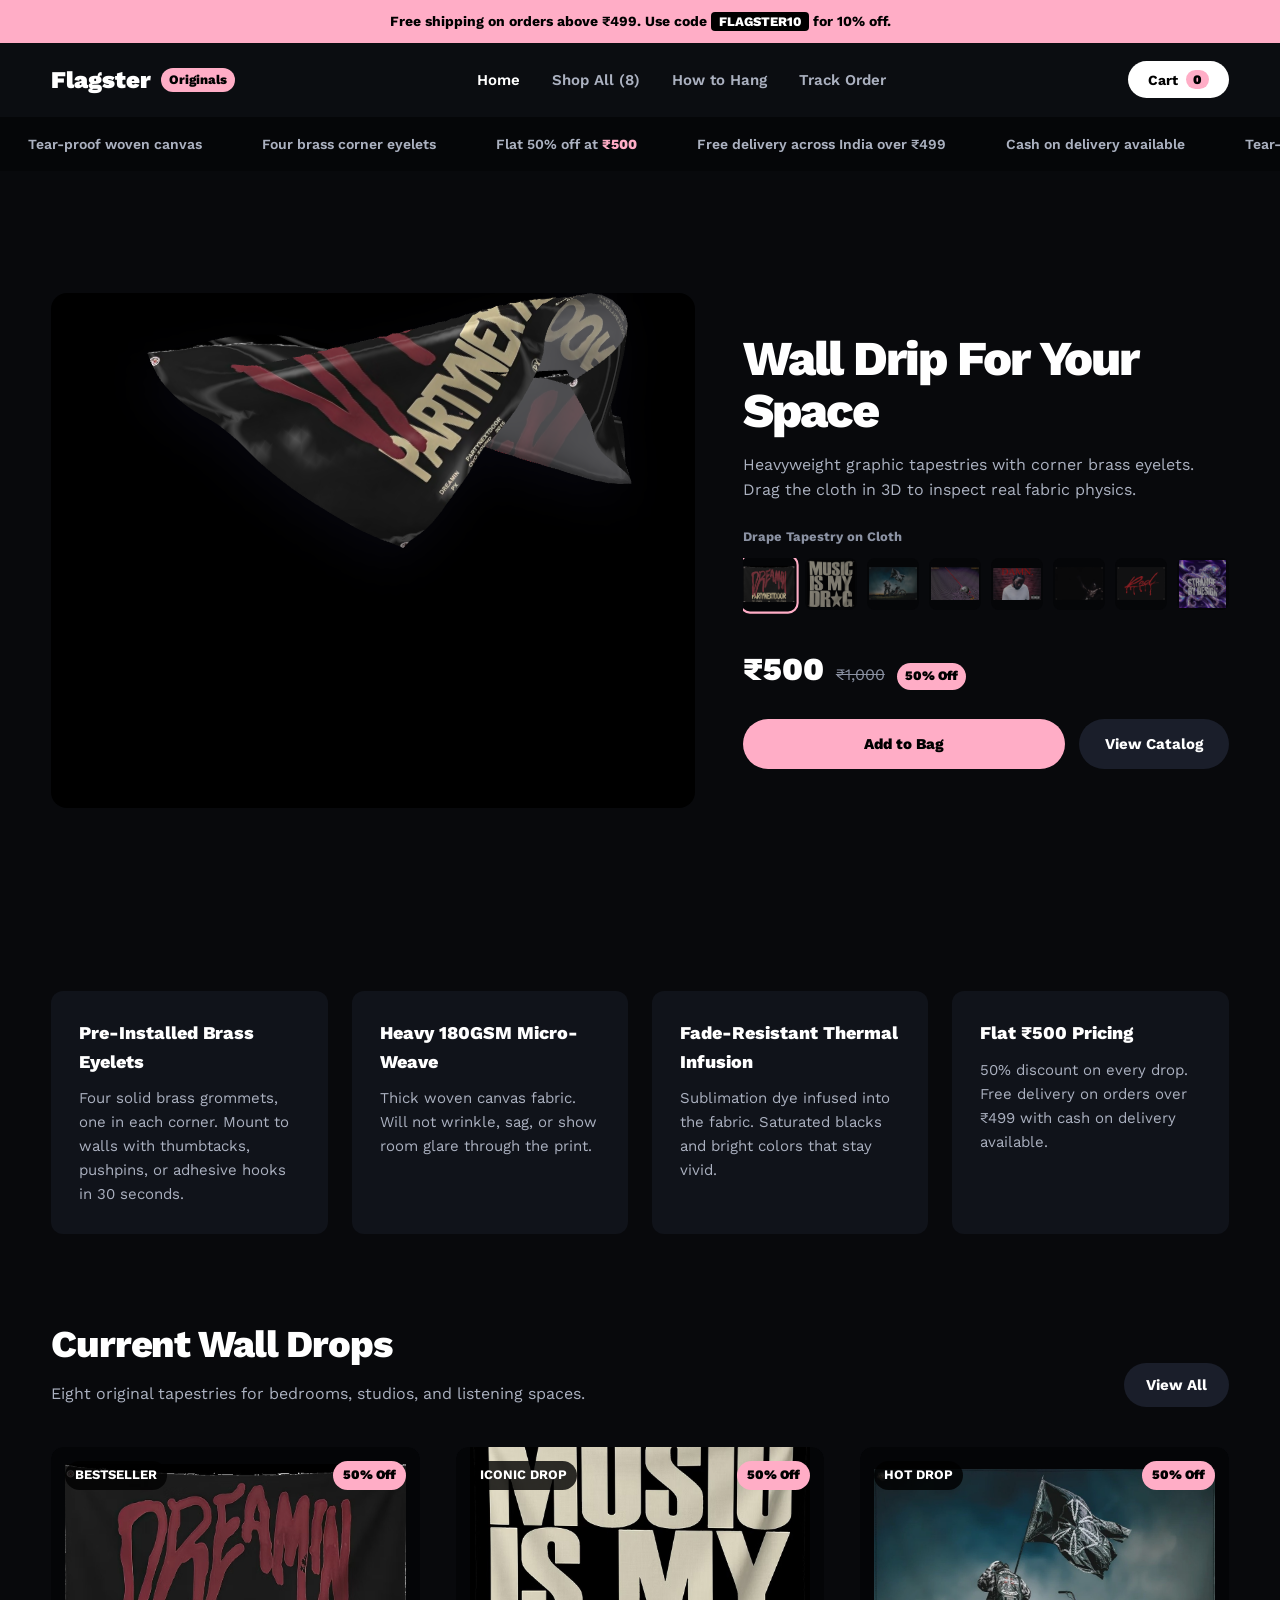
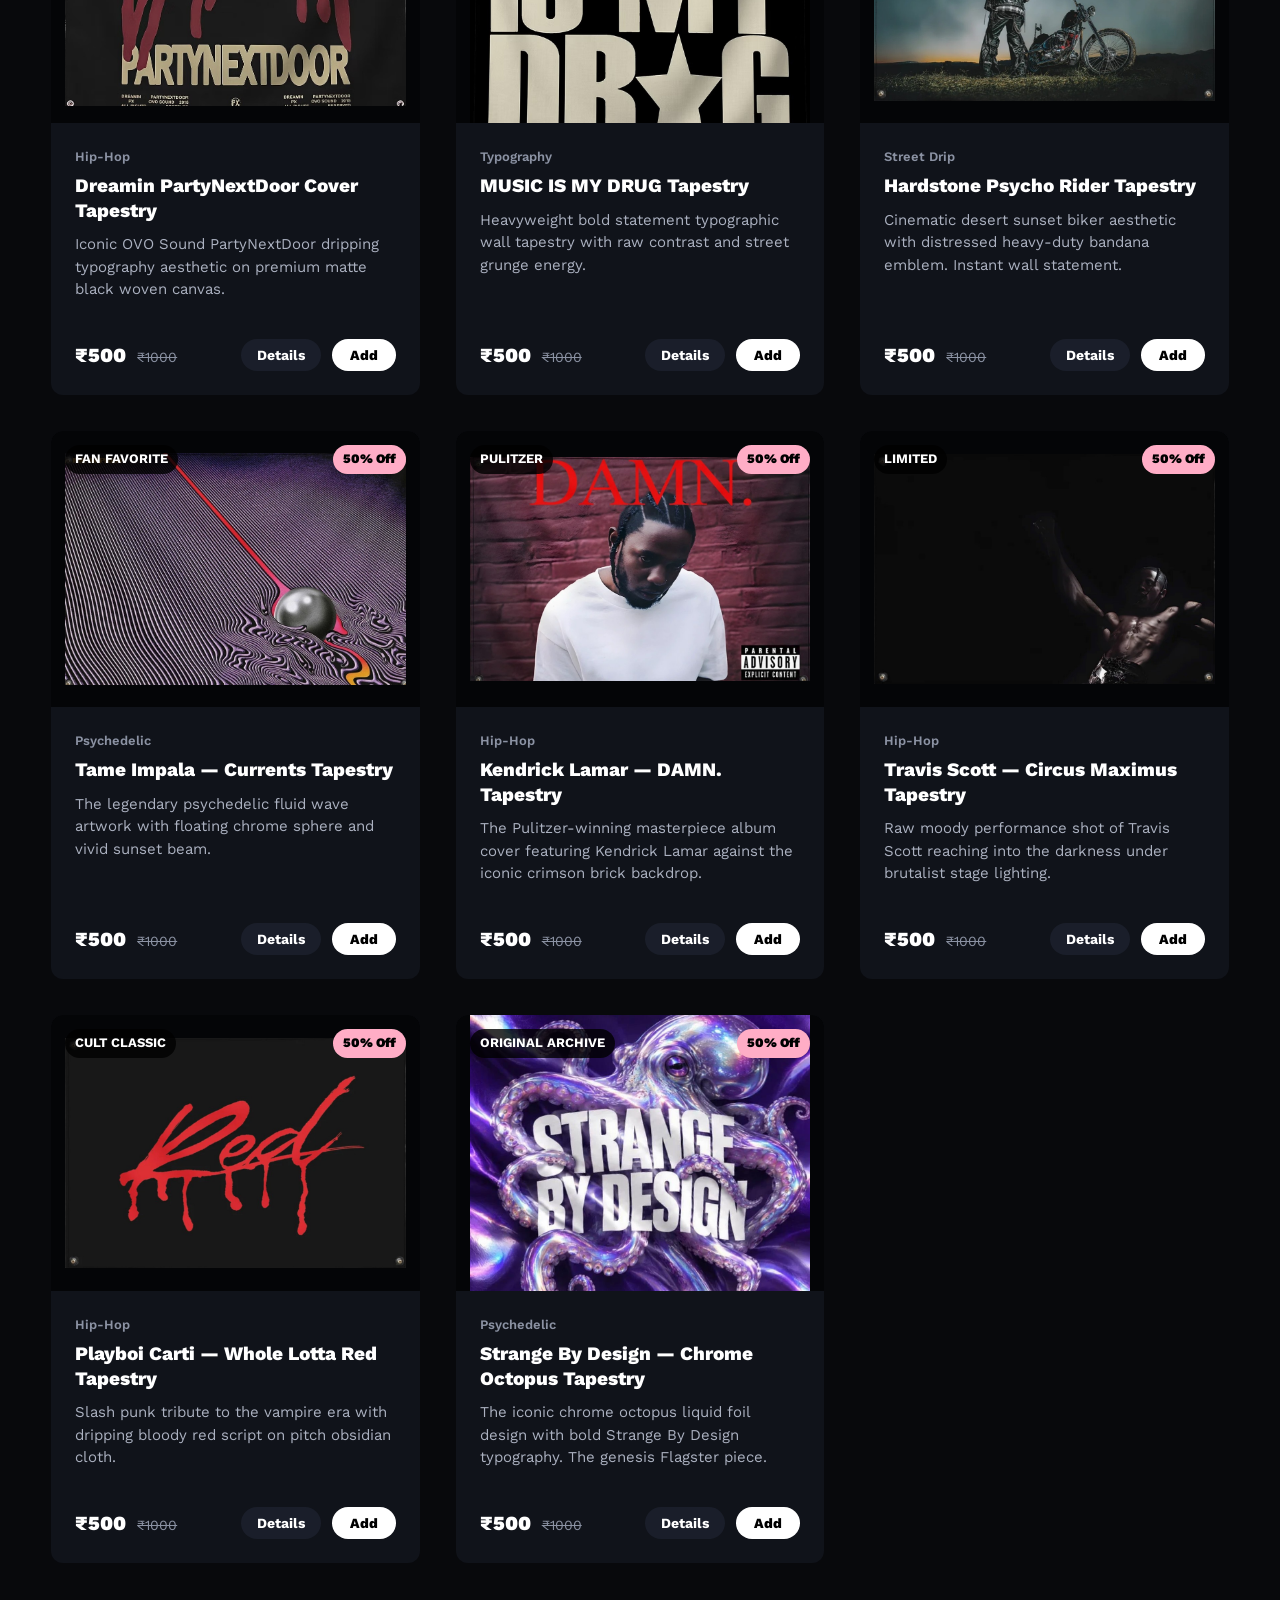
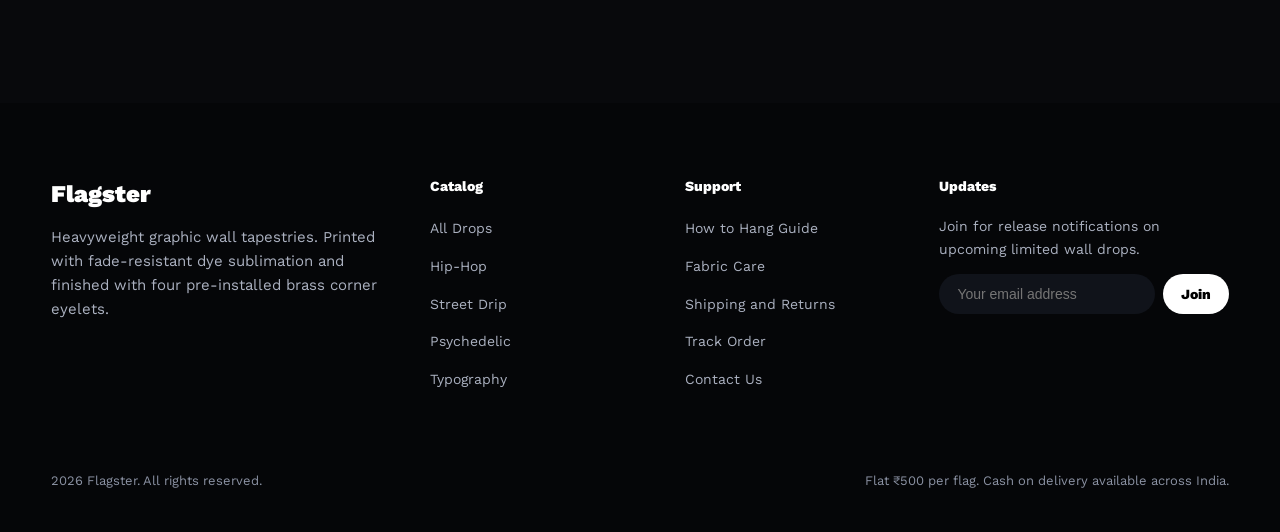
<file: index.html>
<!DOCTYPE html>
<html lang="en">
<head>
  <meta charset="utf-8">
  <meta name="viewport" content="width=device-width, initial-scale=1">
  <title>Flagster · Wall Tapestries and Graphic Flags</title>
  <meta name="description" content="Statement wall tapestries and graphic album art flags. Finished with four pre-installed corner brass grommets. Flat ₹500.">
  <link rel="preconnect" href="https://fonts.googleapis.com">
  <link rel="preconnect" href="https://fonts.gstatic.com" crossorigin>
  <link rel="stylesheet" href="https://fonts.googleapis.com/css2?family=Work+Sans:wght@300;400;500;600;700;800;900&display=swap">
  <link rel="stylesheet" href="css/style.css">
  <style>
    /* Two-column Hero: Stage and Card side-by-side, no overlap */
    .hero-split-wrap {
      max-width: 1440px;
      margin: 0 auto;
      padding: 40px var(--gutter) 60px;
      display: grid;
      grid-template-columns: 1.2fr 0.8fr;
      gap: 48px;
      align-items: center;
      min-height: calc(100vh - 120px);
    }
    .hero-stage-box {
      position: relative;
      aspect-ratio: 1.25/1;
      background: #000000;
      border-radius: 16px;
      overflow: hidden;
    }
    .hero-cloth-canvas {
      width: 100%;
      height: 100%;
      display: block;
      touch-action: pan-y;
      outline: none;
    }
    .hero-info-card {
      display: flex;
      flex-direction: column;
    }
    .hero-h1 {
      font-size: clamp(34px, 3.8vw, 52px);
      font-weight: 800;
      letter-spacing: -0.04em;
      line-height: 1.08;
      color: #ffffff;
      margin-bottom: 14px;
    }
    .hero-sub {
      font-size: 16px;
      color: var(--text-muted);
      line-height: 1.6;
      margin-bottom: 24px;
    }
    .tapestry-picker-label {
      font-size: 13px;
      font-weight: 700;
      color: var(--text-dim);
      margin-bottom: 10px;
    }
    .tapestry-thumbs-row {
      display: flex;
      gap: 10px;
      overflow-x: auto;
      padding-bottom: 10px;
      margin-bottom: 24px;
    }
    .thumb-picker-btn {
      width: 52px;
      height: 52px;
      border-radius: 8px;
      overflow: hidden;
      flex-shrink: 0;
      cursor: pointer;
      opacity: 0.6;
      transition: opacity 0.2s ease, transform 0.2s ease;
    }
    .thumb-picker-btn:hover,
    .thumb-picker-btn.is-active {
      opacity: 1;
      transform: scale(1.06);
      outline: 2px solid var(--pink-accent);
    }
    .thumb-picker-btn img {
      width: 100%;
      height: 100%;
      object-fit: contain;
      background: #040507;
      padding: 2px;
    }
    .hero-price-line {
      display: flex;
      align-items: baseline;
      gap: 12px;
      margin-bottom: 24px;
    }
    .hero-price-val {
      font-size: 32px;
      font-weight: 900;
      color: #ffffff;
    }
    .hero-price-orig {
      font-size: 16px;
      color: var(--text-dim);
      text-decoration: line-through;
    }
    .hero-price-disc {
      background: var(--pink-accent);
      color: #000000;
      font-size: 13px;
      font-weight: 900;
      padding: 3px 8px;
      border-radius: var(--radius-pill);
    }
    .hero-actions {
      display: flex;
      gap: 14px;
    }

    .section-wrap {
      max-width: 1440px;
      margin: 0 auto;
      padding: 60px var(--gutter);
    }
    .section-header {
      display: flex;
      align-items: flex-end;
      justify-content: space-between;
      margin-bottom: 40px;
    }
    .section-title {
      font-size: clamp(26px, 3vw, 38px);
      font-weight: 800;
      letter-spacing: -0.03em;
      color: #ffffff;
    }
    .section-sub {
      font-size: 16px;
      color: var(--text-muted);
      margin-top: 6px;
    }

    .features-grid {
      display: grid;
      grid-template-columns: repeat(auto-fit, minmax(260px, 1fr));
      gap: 24px;
    }
    .feature-tile {
      background: var(--bg-card);
      border-radius: 12px;
      padding: 28px;
    }
    .feature-tile h4 {
      font-size: 18px;
      font-weight: 800;
      color: #ffffff;
      margin-bottom: 10px;
    }
    .feature-tile p {
      font-size: 15px;
      color: var(--text-muted);
      line-height: 1.6;
    }

    @media (max-width: 1024px) {
      .hero-split-wrap {
        grid-template-columns: 1fr;
        gap: 36px;
        min-height: auto;
      }
    }
    @media (max-width: 768px) {
      .hero-stage-box {
        aspect-ratio: 1.15/1;
        max-height: 380px;
        width: 100%;
      }
      .tapestry-thumbs-row {
        flex-wrap: wrap;
        gap: 8px;
        overflow-x: visible;
      }
      .thumb-picker-btn {
        width: 48px;
        height: 48px;
      }
      .hero-actions {
        flex-direction: column;
        gap: 10px;
      }
      .hero-actions button,
      .hero-actions a {
        width: 100%;
        height: 48px;
        text-align: center;
        justify-content: center;
      }
    }
  </style>
</head>
<body>

  <!-- Announcement Bar -->
  <aside class="announcement">
    <span>Free shipping on orders above ₹499. Use code <strong>FLAGSTER10</strong> for 10% off.</span>
  </aside>

  <!-- Navigation -->
  <header class="nav-bar">
    <div class="nav-inner">
      <a href="index.html" class="nav-logo">
        <span>Flagster</span>
        <span class="nav-logo-badge">Originals</span>
      </a>

      <nav class="nav-links">
        <a href="index.html" class="is-active">Home</a>
        <a href="shop.html" class="">Shop All (8)</a>
        <a href="faq.html" class="">How to Hang</a>
        <a href="contact.html" class="">Track Order</a>
      </nav>

      <div class="nav-actions">
        <button class="nav-cart-btn" id="open-cart-btn" aria-label="Open Cart">
          <span>Cart</span>
          <span class="cart-badge" id="nav-cart-badge">0</span>
        </button>
      </div>
    </div>

    <!-- Mobile Scrollable Navigation Strip -->
    <nav class="nav-mobile-strip" aria-label="Mobile Navigation">
      <a href="index.html" class="mobile-nav-pill is-active">Home</a>
      <a href="shop.html" class="mobile-nav-pill ">Shop All (8)</a>
      <a href="faq.html" class="mobile-nav-pill ">How to Hang</a>
      <a href="contact.html" class="mobile-nav-pill ">Track Order</a>
    </nav>
  </header>

  <!-- Marquee -->
  <aside class="marquee-bar">
    <div class="marquee-track">
      <span>Tear-proof woven canvas</span>
      <span>Four brass corner eyelets</span>
      <span>Flat 50% off at <strong>₹500</strong></span>
      <span>Free delivery across India over ₹499</span>
      <span>Cash on delivery available</span>
      <span>Tear-proof woven canvas</span>
      <span>Four brass corner eyelets</span>
      <span>Flat 50% off at <strong>₹500</strong></span>
      <span>Free delivery across India over ₹499</span>
      <span>Cash on delivery available</span>
    </div>
  </aside>

  <!-- Hero with Live 3D Cloth Physics -->
  <main class="hero-split-wrap">
    <div class="hero-stage-box" id="hero-view">
      <canvas id="hero-cloth" class="hero-cloth-canvas"></canvas>
    </div>

    <div class="hero-info-card">
      <h1 class="hero-h1">Wall Drip For Your Space</h1>
      <p class="hero-sub">Heavyweight graphic tapestries with corner brass eyelets. Drag the cloth in 3D to inspect real fabric physics.</p>

      <div class="tapestry-picker-label">Drape Tapestry on Cloth</div>
      <div class="tapestry-thumbs-row">
        <button class="thumb-picker-btn is-active" onclick="switchHeroFlag('pnd', 'products/dreamin-partynextdoor.jpg', 'Dreamin PartyNextDoor Cover Tapestry', this)" title="Dreamin PartyNextDoor Cover Tapestry"><img src="products/dreamin-partynextdoor.jpg" alt="Dreamin PartyNextDoor Cover Tapestry"></button><button class="thumb-picker-btn " onclick="switchHeroFlag('music', 'products/music-is-my-drug.jpg', 'MUSIC IS MY DRUG Tapestry', this)" title="MUSIC IS MY DRUG Tapestry"><img src="products/music-is-my-drug.jpg" alt="MUSIC IS MY DRUG Tapestry"></button><button class="thumb-picker-btn " onclick="switchHeroFlag('hardstone', 'products/hardstone-psycho.jpg', 'Hardstone Psycho Rider Tapestry', this)" title="Hardstone Psycho Rider Tapestry"><img src="products/hardstone-psycho.jpg" alt="Hardstone Psycho Rider Tapestry"></button><button class="thumb-picker-btn " onclick="switchHeroFlag('currents', 'products/tame-impala-currents.jpg', 'Tame Impala — Currents Tapestry', this)" title="Tame Impala — Currents Tapestry"><img src="products/tame-impala-currents.jpg" alt="Tame Impala — Currents Tapestry"></button><button class="thumb-picker-btn " onclick="switchHeroFlag('damn', 'products/kendrick-damn.jpg', 'Kendrick Lamar — DAMN. Tapestry', this)" title="Kendrick Lamar — DAMN. Tapestry"><img src="products/kendrick-damn.jpg" alt="Kendrick Lamar — DAMN. Tapestry"></button><button class="thumb-picker-btn " onclick="switchHeroFlag('travis-utopia', 'products/travis-utopia.jpg', 'Travis Scott — Circus Maximus Tapestry', this)" title="Travis Scott — Circus Maximus Tapestry"><img src="products/travis-utopia.jpg" alt="Travis Scott — Circus Maximus Tapestry"></button><button class="thumb-picker-btn " onclick="switchHeroFlag('carti', 'products/carti-red.jpg', 'Playboi Carti — Whole Lotta Red Tapestry', this)" title="Playboi Carti — Whole Lotta Red Tapestry"><img src="products/carti-red.jpg" alt="Playboi Carti — Whole Lotta Red Tapestry"></button><button class="thumb-picker-btn " onclick="switchHeroFlag('strange', 'products/strange-by-design.jpg', 'Strange By Design — Chrome Octopus Tapestry', this)" title="Strange By Design — Chrome Octopus Tapestry"><img src="products/strange-by-design.jpg" alt="Strange By Design — Chrome Octopus Tapestry"></button>
      </div>

      <div class="hero-price-line">
        <span class="hero-price-val">₹500</span>
        <span class="hero-price-orig">₹1,000</span>
        <span class="hero-price-disc">50% Off</span>
      </div>

      <div class="hero-actions">
        <button class="btn-pink" style="flex: 1;" onclick="handleHeroAdd()">Add to Bag</button>
        <a href="shop.html" class="btn-secondary">View Catalog</a>
      </div>
    </div>
  </main>

  <!-- Feature Pillars -->
  <section class="section-wrap" style="padding-top: 40px;">
    <div class="features-grid">
      <div class="feature-tile">
        <h4>Pre-Installed Brass Eyelets</h4>
        <p>Four solid brass grommets, one in each corner. Mount to walls with thumbtacks, pushpins, or adhesive hooks in 30 seconds.</p>
      </div>
      <div class="feature-tile">
        <h4>Heavy 180GSM Micro-Weave</h4>
        <p>Thick woven canvas fabric. Will not wrinkle, sag, or show room glare through the print.</p>
      </div>
      <div class="feature-tile">
        <h4>Fade-Resistant Thermal Infusion</h4>
        <p>Sublimation dye infused into the fabric. Saturated blacks and bright colors that stay vivid.</p>
      </div>
      <div class="feature-tile">
        <h4>Flat ₹500 Pricing</h4>
        <p>50% discount on every drop. Free delivery on orders over ₹499 with cash on delivery available.</p>
      </div>
    </div>
  </section>

  <!-- Curated Drops -->
  <section class="section-wrap" style="padding-top: 20px;">
    <div class="section-header">
      <div>
        <h2 class="section-title">Current Wall Drops</h2>
        <p class="section-sub">Eight original tapestries for bedrooms, studios, and listening spaces.</p>
      </div>
      <a href="shop.html" class="btn-secondary" style="padding: 10px 22px;">View All</a>
    </div>

    <div class="product-grid">
      
      <article class="product-card">
        <div class="product-thumb-wrap">
          <a href="product.html?id=pnd">
            <img class="product-thumb-img" src="products/dreamin-partynextdoor.jpg" alt="Dreamin PartyNextDoor Cover Tapestry" loading="lazy">
          </a>
          <span class="badge-tag">BESTSELLER</span>
          <span class="badge-sale">50% Off</span>
        </div>
        <div class="product-body">
          <div class="product-category">Hip-Hop</div>
          <h3 class="product-title"><a href="product.html?id=pnd">Dreamin PartyNextDoor Cover Tapestry</a></h3>
          <p class="product-desc">Iconic OVO Sound PartyNextDoor dripping typography aesthetic on premium matte black woven canvas.</p>
          <div class="product-footer">
            <div>
              <span class="price-current">₹500</span>
              <span class="price-mrp">₹1000</span>
            </div>
            <div>
              <a href="product.html?id=pnd" class="btn-view-drop">Details</a>
              <button class="btn-quick-add" onclick="addToCart('pnd', 1, 'Medium (4x3 ft)')">Add</button>
            </div>
          </div>
        </div>
      </article>
      <article class="product-card">
        <div class="product-thumb-wrap">
          <a href="product.html?id=music">
            <img class="product-thumb-img" src="products/music-is-my-drug.jpg" alt="MUSIC IS MY DRUG Tapestry" loading="lazy">
          </a>
          <span class="badge-tag">ICONIC DROP</span>
          <span class="badge-sale">50% Off</span>
        </div>
        <div class="product-body">
          <div class="product-category">Typography</div>
          <h3 class="product-title"><a href="product.html?id=music">MUSIC IS MY DRUG Tapestry</a></h3>
          <p class="product-desc">Heavyweight bold statement typographic wall tapestry with raw contrast and street grunge energy.</p>
          <div class="product-footer">
            <div>
              <span class="price-current">₹500</span>
              <span class="price-mrp">₹1000</span>
            </div>
            <div>
              <a href="product.html?id=music" class="btn-view-drop">Details</a>
              <button class="btn-quick-add" onclick="addToCart('music', 1, 'Medium (4x3 ft)')">Add</button>
            </div>
          </div>
        </div>
      </article>
      <article class="product-card">
        <div class="product-thumb-wrap">
          <a href="product.html?id=hardstone">
            <img class="product-thumb-img" src="products/hardstone-psycho.jpg" alt="Hardstone Psycho Rider Tapestry" loading="lazy">
          </a>
          <span class="badge-tag">HOT DROP</span>
          <span class="badge-sale">50% Off</span>
        </div>
        <div class="product-body">
          <div class="product-category">Street Drip</div>
          <h3 class="product-title"><a href="product.html?id=hardstone">Hardstone Psycho Rider Tapestry</a></h3>
          <p class="product-desc">Cinematic desert sunset biker aesthetic with distressed heavy-duty bandana emblem. Instant wall statement.</p>
          <div class="product-footer">
            <div>
              <span class="price-current">₹500</span>
              <span class="price-mrp">₹1000</span>
            </div>
            <div>
              <a href="product.html?id=hardstone" class="btn-view-drop">Details</a>
              <button class="btn-quick-add" onclick="addToCart('hardstone', 1, 'Medium (4x3 ft)')">Add</button>
            </div>
          </div>
        </div>
      </article>
      <article class="product-card">
        <div class="product-thumb-wrap">
          <a href="product.html?id=currents">
            <img class="product-thumb-img" src="products/tame-impala-currents.jpg" alt="Tame Impala — Currents Tapestry" loading="lazy">
          </a>
          <span class="badge-tag">FAN FAVORITE</span>
          <span class="badge-sale">50% Off</span>
        </div>
        <div class="product-body">
          <div class="product-category">Psychedelic</div>
          <h3 class="product-title"><a href="product.html?id=currents">Tame Impala — Currents Tapestry</a></h3>
          <p class="product-desc">The legendary psychedelic fluid wave artwork with floating chrome sphere and vivid sunset beam.</p>
          <div class="product-footer">
            <div>
              <span class="price-current">₹500</span>
              <span class="price-mrp">₹1000</span>
            </div>
            <div>
              <a href="product.html?id=currents" class="btn-view-drop">Details</a>
              <button class="btn-quick-add" onclick="addToCart('currents', 1, 'Medium (4x3 ft)')">Add</button>
            </div>
          </div>
        </div>
      </article>
      <article class="product-card">
        <div class="product-thumb-wrap">
          <a href="product.html?id=damn">
            <img class="product-thumb-img" src="products/kendrick-damn.jpg" alt="Kendrick Lamar — DAMN. Tapestry" loading="lazy">
          </a>
          <span class="badge-tag">PULITZER</span>
          <span class="badge-sale">50% Off</span>
        </div>
        <div class="product-body">
          <div class="product-category">Hip-Hop</div>
          <h3 class="product-title"><a href="product.html?id=damn">Kendrick Lamar — DAMN. Tapestry</a></h3>
          <p class="product-desc">The Pulitzer-winning masterpiece album cover featuring Kendrick Lamar against the iconic crimson brick backdrop.</p>
          <div class="product-footer">
            <div>
              <span class="price-current">₹500</span>
              <span class="price-mrp">₹1000</span>
            </div>
            <div>
              <a href="product.html?id=damn" class="btn-view-drop">Details</a>
              <button class="btn-quick-add" onclick="addToCart('damn', 1, 'Medium (4x3 ft)')">Add</button>
            </div>
          </div>
        </div>
      </article>
      <article class="product-card">
        <div class="product-thumb-wrap">
          <a href="product.html?id=travis-utopia">
            <img class="product-thumb-img" src="products/travis-utopia.jpg" alt="Travis Scott — Circus Maximus Tapestry" loading="lazy">
          </a>
          <span class="badge-tag">LIMITED</span>
          <span class="badge-sale">50% Off</span>
        </div>
        <div class="product-body">
          <div class="product-category">Hip-Hop</div>
          <h3 class="product-title"><a href="product.html?id=travis-utopia">Travis Scott — Circus Maximus Tapestry</a></h3>
          <p class="product-desc">Raw moody performance shot of Travis Scott reaching into the darkness under brutalist stage lighting.</p>
          <div class="product-footer">
            <div>
              <span class="price-current">₹500</span>
              <span class="price-mrp">₹1000</span>
            </div>
            <div>
              <a href="product.html?id=travis-utopia" class="btn-view-drop">Details</a>
              <button class="btn-quick-add" onclick="addToCart('travis-utopia', 1, 'Medium (4x3 ft)')">Add</button>
            </div>
          </div>
        </div>
      </article>
      <article class="product-card">
        <div class="product-thumb-wrap">
          <a href="product.html?id=carti">
            <img class="product-thumb-img" src="products/carti-red.jpg" alt="Playboi Carti — Whole Lotta Red Tapestry" loading="lazy">
          </a>
          <span class="badge-tag">CULT CLASSIC</span>
          <span class="badge-sale">50% Off</span>
        </div>
        <div class="product-body">
          <div class="product-category">Hip-Hop</div>
          <h3 class="product-title"><a href="product.html?id=carti">Playboi Carti — Whole Lotta Red Tapestry</a></h3>
          <p class="product-desc">Slash punk tribute to the vampire era with dripping bloody red script on pitch obsidian cloth.</p>
          <div class="product-footer">
            <div>
              <span class="price-current">₹500</span>
              <span class="price-mrp">₹1000</span>
            </div>
            <div>
              <a href="product.html?id=carti" class="btn-view-drop">Details</a>
              <button class="btn-quick-add" onclick="addToCart('carti', 1, 'Medium (4x3 ft)')">Add</button>
            </div>
          </div>
        </div>
      </article>
      <article class="product-card">
        <div class="product-thumb-wrap">
          <a href="product.html?id=strange">
            <img class="product-thumb-img" src="products/strange-by-design.jpg" alt="Strange By Design — Chrome Octopus Tapestry" loading="lazy">
          </a>
          <span class="badge-tag">ORIGINAL ARCHIVE</span>
          <span class="badge-sale">50% Off</span>
        </div>
        <div class="product-body">
          <div class="product-category">Psychedelic</div>
          <h3 class="product-title"><a href="product.html?id=strange">Strange By Design — Chrome Octopus Tapestry</a></h3>
          <p class="product-desc">The iconic chrome octopus liquid foil design with bold Strange By Design typography. The genesis Flagster piece.</p>
          <div class="product-footer">
            <div>
              <span class="price-current">₹500</span>
              <span class="price-mrp">₹1000</span>
            </div>
            <div>
              <a href="product.html?id=strange" class="btn-view-drop">Details</a>
              <button class="btn-quick-add" onclick="addToCart('strange', 1, 'Medium (4x3 ft)')">Add</button>
            </div>
          </div>
        </div>
      </article>
    </div>
  </section>

  <!-- Footer -->
  <footer class="site-footer">
    <div class="footer-grid">
      <div class="footer-brand">
        <h4>Flagster</h4>
        <p>Heavyweight graphic wall tapestries. Printed with fade-resistant dye sublimation and finished with four pre-installed brass corner eyelets.</p>
      </div>

      <div class="footer-col">
        <h5>Catalog</h5>
        <ul>
          <li><a href="shop.html">All Drops</a></li>
          <li><a href="shop.html?cat=Hip-Hop">Hip-Hop</a></li>
          <li><a href="shop.html?cat=Street+Drip">Street Drip</a></li>
          <li><a href="shop.html?cat=Psychedelic">Psychedelic</a></li>
          <li><a href="shop.html?cat=Typography">Typography</a></li>
        </ul>
      </div>

      <div class="footer-col">
        <h5>Support</h5>
        <ul>
          <li><a href="faq.html">How to Hang Guide</a></li>
          <li><a href="faq.html#care">Fabric Care</a></li>
          <li><a href="faq.html#shipping">Shipping and Returns</a></li>
          <li><a href="contact.html">Track Order</a></li>
          <li><a href="contact.html">Contact Us</a></li>
        </ul>
      </div>

      <div class="footer-col footer-newsletter">
        <h5>Updates</h5>
        <p>Join for release notifications on upcoming limited wall drops.</p>
        <form class="newsletter-form" onsubmit="event.preventDefault(); alert('Subscribed for drop alerts.');">
          <input type="email" class="newsletter-input" placeholder="Your email address" required>
          <button type="submit" class="btn-primary" style="padding: 10px 18px; font-size: 14px;">Join</button>
        </form>
      </div>
    </div>

    <div class="footer-bottom">
      <span>2026 Flagster. All rights reserved.</span>
      <span>Flat ₹500 per flag. Cash on delivery available across India.</span>
    </div>
  </footer>

  <!-- Cart Drawer -->
  <div class="cart-drawer-overlay" id="cart-drawer-overlay" onclick="closeCart()"></div>
  <aside class="cart-drawer" id="cart-drawer" aria-label="Shopping Cart">
    <div class="cart-header">
      <h3>Your Bag</h3>
      <button class="btn-close-cart" onclick="closeCart()" aria-label="Close Bag">
        <svg width="16" height="16" viewBox="0 0 24 24" fill="none" stroke="currentColor" stroke-width="2"><line x1="18" y1="6" x2="6" y2="18"/><line x1="6" y1="6" x2="18" y2="18"/></svg>
      </button>
    </div>

    <div class="shipping-meter">
      <div id="shipping-meter-text">Add ₹499 for free express delivery</div>
      <div class="shipping-meter-bar-bg">
        <div class="shipping-meter-bar-fill" id="shipping-meter-bar"></div>
      </div>
    </div>

    <div class="cart-items-list" id="cart-items-container">
      <!-- Injected by cart.js -->
    </div>

    <div class="cart-footer">
      <div class="coupon-box">
        <input type="text" id="coupon-input" class="coupon-input" placeholder="Promo code (e.g. FLAGSTER10)">
        <button class="coupon-btn" onclick="applyCouponCode()">Apply</button>
      </div>
      <div id="coupon-status" style="font-size: 13px; margin-bottom: 8px;"></div>

      <div class="cart-summary-line">
        <span>Subtotal</span>
        <span id="cart-subtotal-val">₹0</span>
      </div>
      <div class="cart-summary-line" id="cart-discount-row" style="display: none; color: var(--pink-accent);">
        <span>Discount</span>
        <span id="cart-discount-val">−₹0</span>
      </div>
      <div class="cart-summary-line">
        <span>Shipping</span>
        <span id="cart-shipping-val">Calculated at checkout</span>
      </div>
      <div class="cart-summary-line total">
        <span>Total</span>
        <span id="cart-total-val">₹0</span>
      </div>

      <button class="btn-pink btn-checkout" onclick="openCheckout()">Proceed to Checkout</button>
    </div>
  </aside>

  <!-- Checkout Modal -->
  <div class="checkout-modal-overlay" id="checkout-modal-overlay">
    <div class="checkout-modal" role="dialog" aria-modal="true">
      <button onclick="closeCheckout()" style="position: absolute; top: 20px; right: 24px; color: var(--text-dim); font-size: 20px;">
        <svg width="18" height="18" viewBox="0 0 24 24" fill="none" stroke="currentColor" stroke-width="2"><line x1="18" y1="6" x2="6" y2="18"/><line x1="6" y1="6" x2="18" y2="18"/></svg>
      </button>

      <div id="checkout-form-view">
        <h2>Order Details</h2>
        <p class="sub">Complete your shipping address and select payment.</p>

        <form id="checkout-form" onsubmit="handlePlaceOrder(event)">
          <div class="form-row">
            <div class="form-group">
              <label>Full Name</label>
              <input type="text" id="cust-name" required placeholder="Alex Turner">
            </div>
            <div class="form-group">
              <label>Phone Number</label>
              <input type="tel" id="cust-phone" required placeholder="+91 98765 43210">
            </div>
          </div>

          <div class="form-group">
            <label>Delivery Address</label>
            <input type="text" id="cust-address" required placeholder="Flat, Street, Area">
          </div>

          <div class="form-row">
            <div class="form-group">
              <label>City</label>
              <input type="text" id="cust-city" required placeholder="Mumbai">
            </div>
            <div class="form-group">
              <label>Pincode</label>
              <input type="text" id="cust-pin" required placeholder="400001">
            </div>
          </div>

          <div class="form-group">
            <label>Payment Method</label>
            <div class="payment-selector">
              <div class="payment-opt is-active" onclick="selectPayment(this, 'cod')">
                <h5>Cash on Delivery</h5>
                <span>Pay upon arrival</span>
              </div>
              <div class="payment-opt" onclick="selectPayment(this, 'upi')">
                <h5>UPI / QR</h5>
                <span>Instant payment</span>
              </div>
              <div class="payment-opt" onclick="selectPayment(this, 'card')">
                <h5>Card / Netbanking</h5>
                <span>Online transfer</span>
              </div>
            </div>
          </div>

          <button type="submit" class="btn-pink" style="width: 100%; margin-top: 16px;">Place Order</button>
        </form>
      </div>

      <div class="order-success-modal" id="checkout-success-view">
        <div class="success-circle">
          <svg width="24" height="24" viewBox="0 0 24 24" fill="none" stroke="currentColor" stroke-width="2.5"><polyline points="20 6 9 17 4 12"/></svg>
        </div>
        <h2>Order Confirmed</h2>
        <p class="sub" id="order-confirm-msg">Thank you. Your order has been placed successfully.</p>
        <p style="font-size: 15px; margin-bottom: 24px;">Order ID: <strong id="order-confirm-id" style="color: var(--pink-accent);">FLG-84920</strong></p>
        <button class="btn-primary" onclick="closeCheckout(); window.location.href='contact.html';">Track Status</button>
      </div>
    </div>
  </div>

  <script src="js/products.js"></script>
  <script src="js/cloth-sim.js"></script>
  <script src="js/cart.js"></script>
  <script>
    let activeHeroId = 'pnd';
    let heroClothEngine = null;

    document.addEventListener('DOMContentLoaded', function() {
      const heroCanvas = document.getElementById('hero-cloth');
      const heroContainer = document.getElementById('hero-view');
      if (heroCanvas && heroContainer && window.initFlagsterCloth) {
        heroClothEngine = window.initFlagsterCloth('hero-cloth', 'hero-view', 'products/dreamin-partynextdoor.jpg');
      }
    });

    function switchHeroFlag(id, imgUrl, title, btn) {
      activeHeroId = id;
      document.querySelectorAll('.thumb-picker-btn').forEach(b => b.classList.remove('is-active'));
      btn.classList.add('is-active');

      if (heroClothEngine) {
        heroClothEngine.setTexture(imgUrl);
      }
    }

    function handleHeroAdd() {
      addToCart(activeHeroId, 1, 'Medium (4x3 ft)');
    }
  </script>
</body>
</html>
</file>
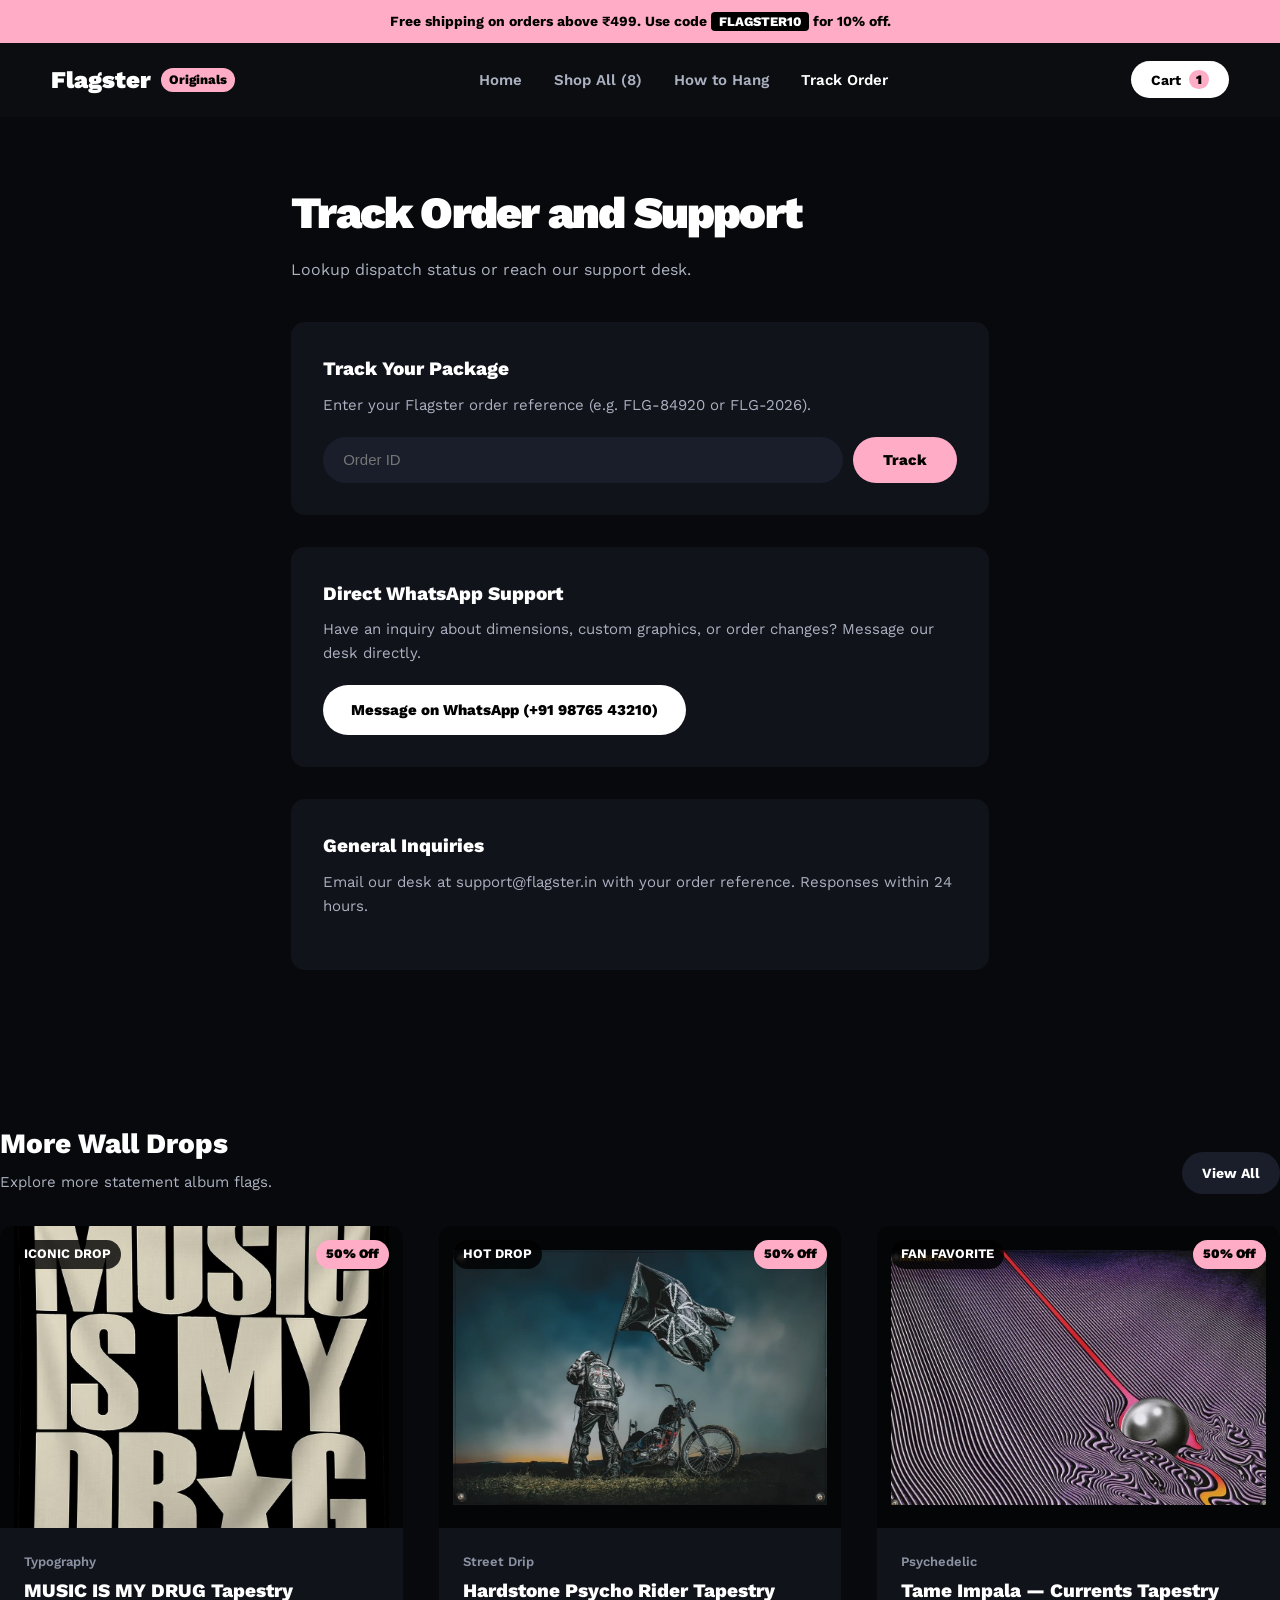
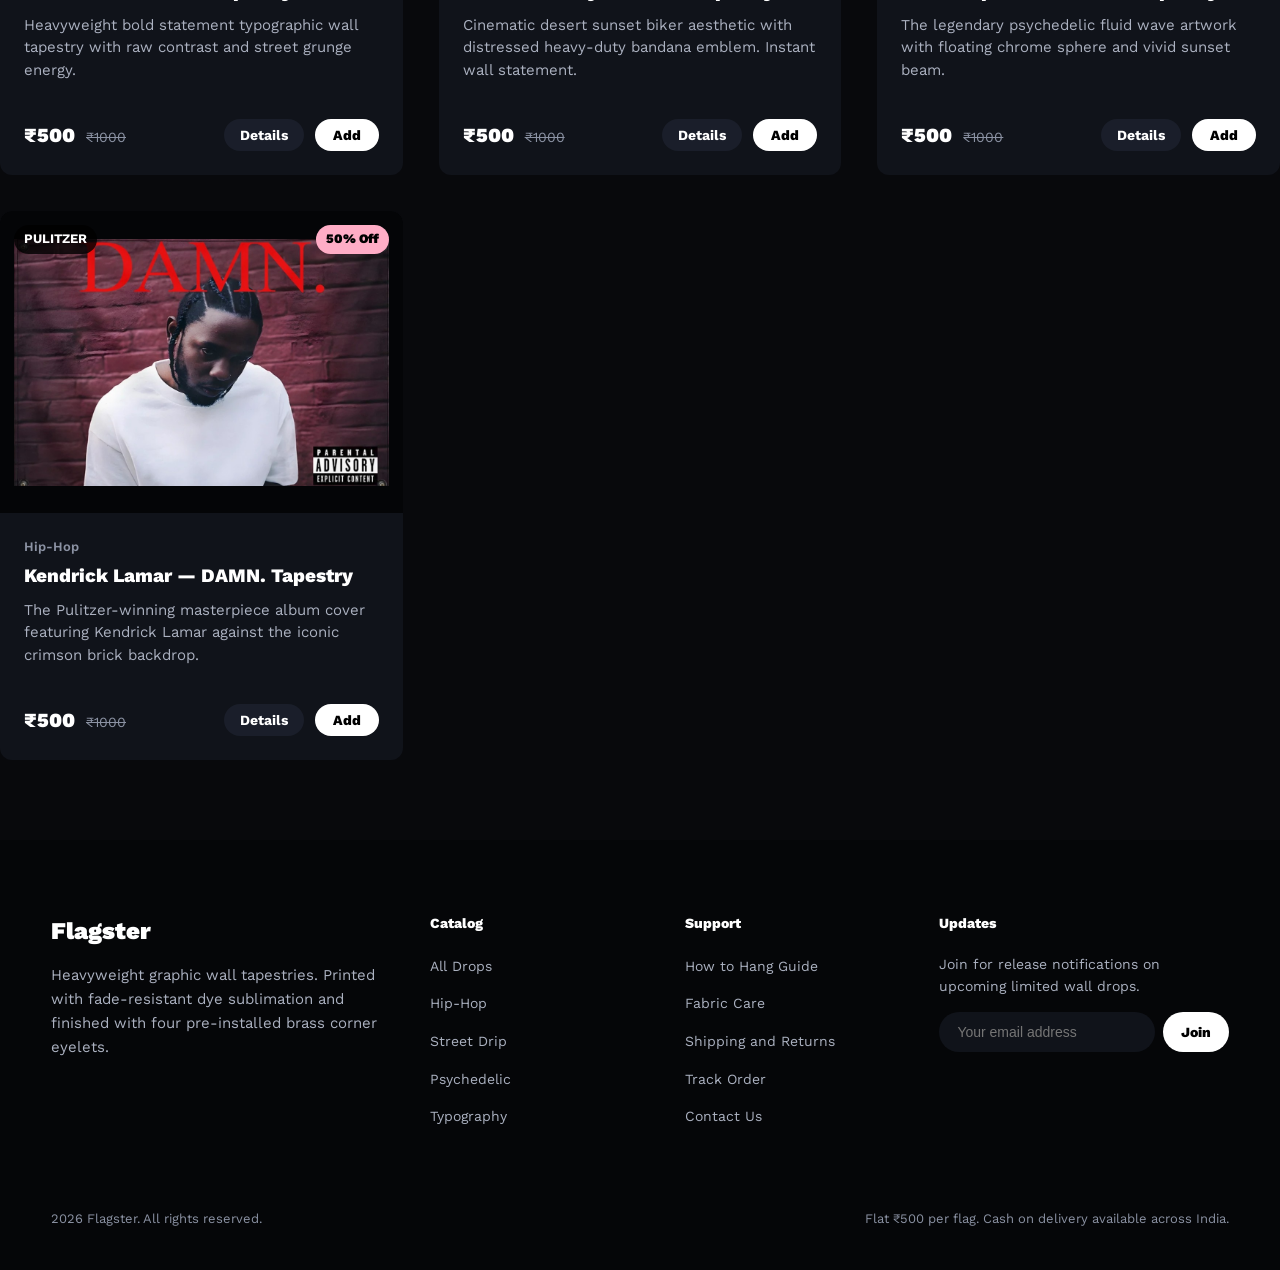
<file: contact.html>
<!DOCTYPE html>
<html lang="en">
<head>
  <meta charset="utf-8">
  <meta name="viewport" content="width=device-width, initial-scale=1">
  <title>Flagster · Order Tracking and Support</title>
  <meta name="description" content="Check live order dispatch status or connect with Flagster customer care on WhatsApp.">
  <link rel="preconnect" href="https://fonts.googleapis.com">
  <link rel="preconnect" href="https://fonts.gstatic.com" crossorigin>
  <link rel="stylesheet" href="https://fonts.googleapis.com/css2?family=Work+Sans:wght@300;400;500;600;700;800;900&display=swap">
  <link rel="stylesheet" href="css/style.css">
  <style>
    .contact-wrap {
      max-width: 800px;
      margin: 0 auto;
      padding: 60px var(--gutter) 100px;
    }
    .contact-title {
      font-size: clamp(30px, 3.5vw, 46px);
      font-weight: 900;
      letter-spacing: -0.04em;
      color: #ffffff;
      margin-bottom: 8px;
    }
    .contact-sub {
      font-size: 16px;
      color: var(--text-muted);
      margin-bottom: 40px;
    }
    .tool-box {
      background: var(--bg-card);
      border-radius: 14px;
      padding: 32px;
      margin-bottom: 32px;
    }
    .tool-box h3 {
      font-size: 19px;
      font-weight: 800;
      color: #ffffff;
      margin-bottom: 8px;
    }
    .tool-box p {
      font-size: 15px;
      color: var(--text-muted);
      margin-bottom: 20px;
    }
    .track-input-row {
      display: flex;
      gap: 10px;
    }
    .track-input {
      flex: 1;
      background: var(--bg-surface);
      border: none;
      border-radius: var(--radius-pill);
      padding: 13px 20px;
      color: #ffffff;
      font-size: 15px;
      outline: none;
    }
    .tracking-result {
      margin-top: 20px;
      padding: 18px;
      background: var(--bg-surface);
      border-radius: 8px;
      display: none;
      font-size: 14px;
      line-height: 1.6;
    }
  </style>
</head>
<body>

  <!-- Announcement Bar -->
  <aside class="announcement">
    <span>Free shipping on orders above ₹499. Use code <strong>FLAGSTER10</strong> for 10% off.</span>
  </aside>

  <!-- Navigation -->
  <header class="nav-bar">
    <div class="nav-inner">
      <a href="index.html" class="nav-logo">
        <span>Flagster</span>
        <span class="nav-logo-badge">Originals</span>
      </a>

      <nav class="nav-links">
        <a href="index.html" class="">Home</a>
        <a href="shop.html" class="">Shop All (8)</a>
        <a href="faq.html" class="">How to Hang</a>
        <a href="contact.html" class="is-active">Track Order</a>
      </nav>

      <div class="nav-actions">
        <button class="nav-cart-btn" id="open-cart-btn" aria-label="Open Cart">
          <span>Cart</span>
          <span class="cart-badge" id="nav-cart-badge">0</span>
        </button>
      </div>
    </div>

    <!-- Mobile Scrollable Navigation Strip -->
    <nav class="nav-mobile-strip" aria-label="Mobile Navigation">
      <a href="index.html" class="mobile-nav-pill ">Home</a>
      <a href="shop.html" class="mobile-nav-pill ">Shop All (8)</a>
      <a href="faq.html" class="mobile-nav-pill ">How to Hang</a>
      <a href="contact.html" class="mobile-nav-pill is-active">Track Order</a>
    </nav>
  </header>

  <main class="contact-wrap">
    <h1 class="contact-title">Track Order and Support</h1>
    <p class="contact-sub">Lookup dispatch status or reach our support desk.</p>

    <!-- Tracking Lookup -->
    <div class="tool-box">
      <h3>Track Your Package</h3>
      <p>Enter your Flagster order reference (e.g. FLG-84920 or FLG-2026).</p>
      <form class="track-input-row" onsubmit="handleTrack(event)">
        <input type="text" id="order-ref-input" class="track-input" placeholder="Order ID" required>
        <button type="submit" class="btn-pink">Track</button>
      </form>
      <div class="tracking-result" id="tracking-result-box"></div>
    </div>

    <!-- Direct WhatsApp -->
    <div class="tool-box">
      <h3>Direct WhatsApp Support</h3>
      <p>Have an inquiry about dimensions, custom graphics, or order changes? Message our desk directly.</p>
      <a href="https://wa.me/919876543210" target="_blank" rel="noopener" class="btn-primary">Message on WhatsApp (+91 98765 43210)</a>
    </div>

    <!-- Inquiries -->
    <div class="tool-box">
      <h3>General Inquiries</h3>
      <p>Email our desk at support@flagster.in with your order reference. Responses within 24 hours.</p>
    </div>
  </main>

  <!-- Related Wall Drops -->
  <section class="pdp-wrap" style="padding-top: 20px;">
    <div style="display: flex; justify-content: space-between; align-items: flex-end; margin-bottom: 32px;">
      <div>
        <h2 style="font-size: 28px; font-weight: 800; color: #fff;">More Wall Drops</h2>
        <p style="font-size: 15px; color: var(--text-muted); margin-top: 4px;">Explore more statement album flags.</p>
      </div>
      <a href="shop.html" class="btn-secondary" style="font-size: 14px; padding: 10px 20px;">View All</a>
    </div>

    <div class="product-grid">
      
      <article class="product-card">
        <div class="product-thumb-wrap">
          <a href="product.html?id=music">
            <img class="product-thumb-img" src="products/music-is-my-drug.jpg" alt="MUSIC IS MY DRUG Tapestry" loading="lazy">
          </a>
          <span class="badge-tag">ICONIC DROP</span>
          <span class="badge-sale">50% Off</span>
        </div>
        <div class="product-body">
          <div class="product-category">Typography</div>
          <h3 class="product-title"><a href="product.html?id=music">MUSIC IS MY DRUG Tapestry</a></h3>
          <p class="product-desc">Heavyweight bold statement typographic wall tapestry with raw contrast and street grunge energy.</p>
          <div class="product-footer">
            <div>
              <span class="price-current">₹500</span>
              <span class="price-mrp">₹1000</span>
            </div>
            <div>
              <a href="product.html?id=music" class="btn-view-drop">Details</a>
              <button class="btn-quick-add" onclick="addToCart('music', 1, 'Medium (4x3 ft)')">Add</button>
            </div>
          </div>
        </div>
      </article>
      <article class="product-card">
        <div class="product-thumb-wrap">
          <a href="product.html?id=hardstone">
            <img class="product-thumb-img" src="products/hardstone-psycho.jpg" alt="Hardstone Psycho Rider Tapestry" loading="lazy">
          </a>
          <span class="badge-tag">HOT DROP</span>
          <span class="badge-sale">50% Off</span>
        </div>
        <div class="product-body">
          <div class="product-category">Street Drip</div>
          <h3 class="product-title"><a href="product.html?id=hardstone">Hardstone Psycho Rider Tapestry</a></h3>
          <p class="product-desc">Cinematic desert sunset biker aesthetic with distressed heavy-duty bandana emblem. Instant wall statement.</p>
          <div class="product-footer">
            <div>
              <span class="price-current">₹500</span>
              <span class="price-mrp">₹1000</span>
            </div>
            <div>
              <a href="product.html?id=hardstone" class="btn-view-drop">Details</a>
              <button class="btn-quick-add" onclick="addToCart('hardstone', 1, 'Medium (4x3 ft)')">Add</button>
            </div>
          </div>
        </div>
      </article>
      <article class="product-card">
        <div class="product-thumb-wrap">
          <a href="product.html?id=currents">
            <img class="product-thumb-img" src="products/tame-impala-currents.jpg" alt="Tame Impala — Currents Tapestry" loading="lazy">
          </a>
          <span class="badge-tag">FAN FAVORITE</span>
          <span class="badge-sale">50% Off</span>
        </div>
        <div class="product-body">
          <div class="product-category">Psychedelic</div>
          <h3 class="product-title"><a href="product.html?id=currents">Tame Impala — Currents Tapestry</a></h3>
          <p class="product-desc">The legendary psychedelic fluid wave artwork with floating chrome sphere and vivid sunset beam.</p>
          <div class="product-footer">
            <div>
              <span class="price-current">₹500</span>
              <span class="price-mrp">₹1000</span>
            </div>
            <div>
              <a href="product.html?id=currents" class="btn-view-drop">Details</a>
              <button class="btn-quick-add" onclick="addToCart('currents', 1, 'Medium (4x3 ft)')">Add</button>
            </div>
          </div>
        </div>
      </article>
      <article class="product-card">
        <div class="product-thumb-wrap">
          <a href="product.html?id=damn">
            <img class="product-thumb-img" src="products/kendrick-damn.jpg" alt="Kendrick Lamar — DAMN. Tapestry" loading="lazy">
          </a>
          <span class="badge-tag">PULITZER</span>
          <span class="badge-sale">50% Off</span>
        </div>
        <div class="product-body">
          <div class="product-category">Hip-Hop</div>
          <h3 class="product-title"><a href="product.html?id=damn">Kendrick Lamar — DAMN. Tapestry</a></h3>
          <p class="product-desc">The Pulitzer-winning masterpiece album cover featuring Kendrick Lamar against the iconic crimson brick backdrop.</p>
          <div class="product-footer">
            <div>
              <span class="price-current">₹500</span>
              <span class="price-mrp">₹1000</span>
            </div>
            <div>
              <a href="product.html?id=damn" class="btn-view-drop">Details</a>
              <button class="btn-quick-add" onclick="addToCart('damn', 1, 'Medium (4x3 ft)')">Add</button>
            </div>
          </div>
        </div>
      </article>
    </div>
  </section>

  <!-- Footer -->
  <footer class="site-footer">
    <div class="footer-grid">
      <div class="footer-brand">
        <h4>Flagster</h4>
        <p>Heavyweight graphic wall tapestries. Printed with fade-resistant dye sublimation and finished with four pre-installed brass corner eyelets.</p>
      </div>

      <div class="footer-col">
        <h5>Catalog</h5>
        <ul>
          <li><a href="shop.html">All Drops</a></li>
          <li><a href="shop.html?cat=Hip-Hop">Hip-Hop</a></li>
          <li><a href="shop.html?cat=Street+Drip">Street Drip</a></li>
          <li><a href="shop.html?cat=Psychedelic">Psychedelic</a></li>
          <li><a href="shop.html?cat=Typography">Typography</a></li>
        </ul>
      </div>

      <div class="footer-col">
        <h5>Support</h5>
        <ul>
          <li><a href="faq.html">How to Hang Guide</a></li>
          <li><a href="faq.html#care">Fabric Care</a></li>
          <li><a href="faq.html#shipping">Shipping and Returns</a></li>
          <li><a href="contact.html">Track Order</a></li>
          <li><a href="contact.html">Contact Us</a></li>
        </ul>
      </div>

      <div class="footer-col footer-newsletter">
        <h5>Updates</h5>
        <p>Join for release notifications on upcoming limited wall drops.</p>
        <form class="newsletter-form" onsubmit="event.preventDefault(); alert('Subscribed for drop alerts.');">
          <input type="email" class="newsletter-input" placeholder="Your email address" required>
          <button type="submit" class="btn-primary" style="padding: 10px 18px; font-size: 14px;">Join</button>
        </form>
      </div>
    </div>

    <div class="footer-bottom">
      <span>2026 Flagster. All rights reserved.</span>
      <span>Flat ₹500 per flag. Cash on delivery available across India.</span>
    </div>
  </footer>

  <!-- Cart Drawer -->
  <div class="cart-drawer-overlay" id="cart-drawer-overlay" onclick="closeCart()"></div>
  <aside class="cart-drawer" id="cart-drawer" aria-label="Shopping Cart">
    <div class="cart-header">
      <h3>Your Bag</h3>
      <button class="btn-close-cart" onclick="closeCart()" aria-label="Close Bag">
        <svg width="16" height="16" viewBox="0 0 24 24" fill="none" stroke="currentColor" stroke-width="2"><line x1="18" y1="6" x2="6" y2="18"/><line x1="6" y1="6" x2="18" y2="18"/></svg>
      </button>
    </div>

    <div class="shipping-meter">
      <div id="shipping-meter-text">Add ₹499 for free express delivery</div>
      <div class="shipping-meter-bar-bg">
        <div class="shipping-meter-bar-fill" id="shipping-meter-bar"></div>
      </div>
    </div>

    <div class="cart-items-list" id="cart-items-container">
      <!-- Injected by cart.js -->
    </div>

    <div class="cart-footer">
      <div class="coupon-box">
        <input type="text" id="coupon-input" class="coupon-input" placeholder="Promo code (e.g. FLAGSTER10)">
        <button class="coupon-btn" onclick="applyCouponCode()">Apply</button>
      </div>
      <div id="coupon-status" style="font-size: 13px; margin-bottom: 8px;"></div>

      <div class="cart-summary-line">
        <span>Subtotal</span>
        <span id="cart-subtotal-val">₹0</span>
      </div>
      <div class="cart-summary-line" id="cart-discount-row" style="display: none; color: var(--pink-accent);">
        <span>Discount</span>
        <span id="cart-discount-val">−₹0</span>
      </div>
      <div class="cart-summary-line">
        <span>Shipping</span>
        <span id="cart-shipping-val">Calculated at checkout</span>
      </div>
      <div class="cart-summary-line total">
        <span>Total</span>
        <span id="cart-total-val">₹0</span>
      </div>

      <button class="btn-pink btn-checkout" onclick="openCheckout()">Proceed to Checkout</button>
    </div>
  </aside>

  <!-- Checkout Modal -->
  <div class="checkout-modal-overlay" id="checkout-modal-overlay">
    <div class="checkout-modal" role="dialog" aria-modal="true">
      <button onclick="closeCheckout()" style="position: absolute; top: 20px; right: 24px; color: var(--text-dim); font-size: 20px;">
        <svg width="18" height="18" viewBox="0 0 24 24" fill="none" stroke="currentColor" stroke-width="2"><line x1="18" y1="6" x2="6" y2="18"/><line x1="6" y1="6" x2="18" y2="18"/></svg>
      </button>

      <div id="checkout-form-view">
        <h2>Order Details</h2>
        <p class="sub">Complete your shipping address and select payment.</p>

        <form id="checkout-form" onsubmit="handlePlaceOrder(event)">
          <div class="form-row">
            <div class="form-group">
              <label>Full Name</label>
              <input type="text" id="cust-name" required placeholder="Alex Turner">
            </div>
            <div class="form-group">
              <label>Phone Number</label>
              <input type="tel" id="cust-phone" required placeholder="+91 98765 43210">
            </div>
          </div>

          <div class="form-group">
            <label>Delivery Address</label>
            <input type="text" id="cust-address" required placeholder="Flat, Street, Area">
          </div>

          <div class="form-row">
            <div class="form-group">
              <label>City</label>
              <input type="text" id="cust-city" required placeholder="Mumbai">
            </div>
            <div class="form-group">
              <label>Pincode</label>
              <input type="text" id="cust-pin" required placeholder="400001">
            </div>
          </div>

          <div class="form-group">
            <label>Payment Method</label>
            <div class="payment-selector">
              <div class="payment-opt is-active" onclick="selectPayment(this, 'cod')">
                <h5>Cash on Delivery</h5>
                <span>Pay upon arrival</span>
              </div>
              <div class="payment-opt" onclick="selectPayment(this, 'upi')">
                <h5>UPI / QR</h5>
                <span>Instant payment</span>
              </div>
              <div class="payment-opt" onclick="selectPayment(this, 'card')">
                <h5>Card / Netbanking</h5>
                <span>Online transfer</span>
              </div>
            </div>
          </div>

          <button type="submit" class="btn-pink" style="width: 100%; margin-top: 16px;">Place Order</button>
        </form>
      </div>

      <div class="order-success-modal" id="checkout-success-view">
        <div class="success-circle">
          <svg width="24" height="24" viewBox="0 0 24 24" fill="none" stroke="currentColor" stroke-width="2.5"><polyline points="20 6 9 17 4 12"/></svg>
        </div>
        <h2>Order Confirmed</h2>
        <p class="sub" id="order-confirm-msg">Thank you. Your order has been placed successfully.</p>
        <p style="font-size: 15px; margin-bottom: 24px;">Order ID: <strong id="order-confirm-id" style="color: var(--pink-accent);">FLG-84920</strong></p>
        <button class="btn-primary" onclick="closeCheckout(); window.location.href='contact.html';">Track Status</button>
      </div>
    </div>
  </div>

  <script src="js/products.js"></script>
  <script src="js/cart.js"></script>
  <script>
    function handleTrack(e) {
      e.preventDefault();
      const val = document.getElementById('order-ref-input').value.trim();
      const box = document.getElementById('tracking-result-box');
      box.style.display = 'block';
      box.innerHTML = `
        <div style="font-weight: 800; color: #fff; margin-bottom: 4px;">Status for ${val}</div>
        <div style="color: var(--pink-accent); font-weight: 700; margin-bottom: 6px;">Dispatched · In Transit</div>
        <p style="color: var(--text-muted); font-size: 13px;">Carrier: BlueDart Express · Estimated Delivery: Within 2 to 3 Business Days</p>
      `;
    }
  </script>
</body>
</html>
</file>
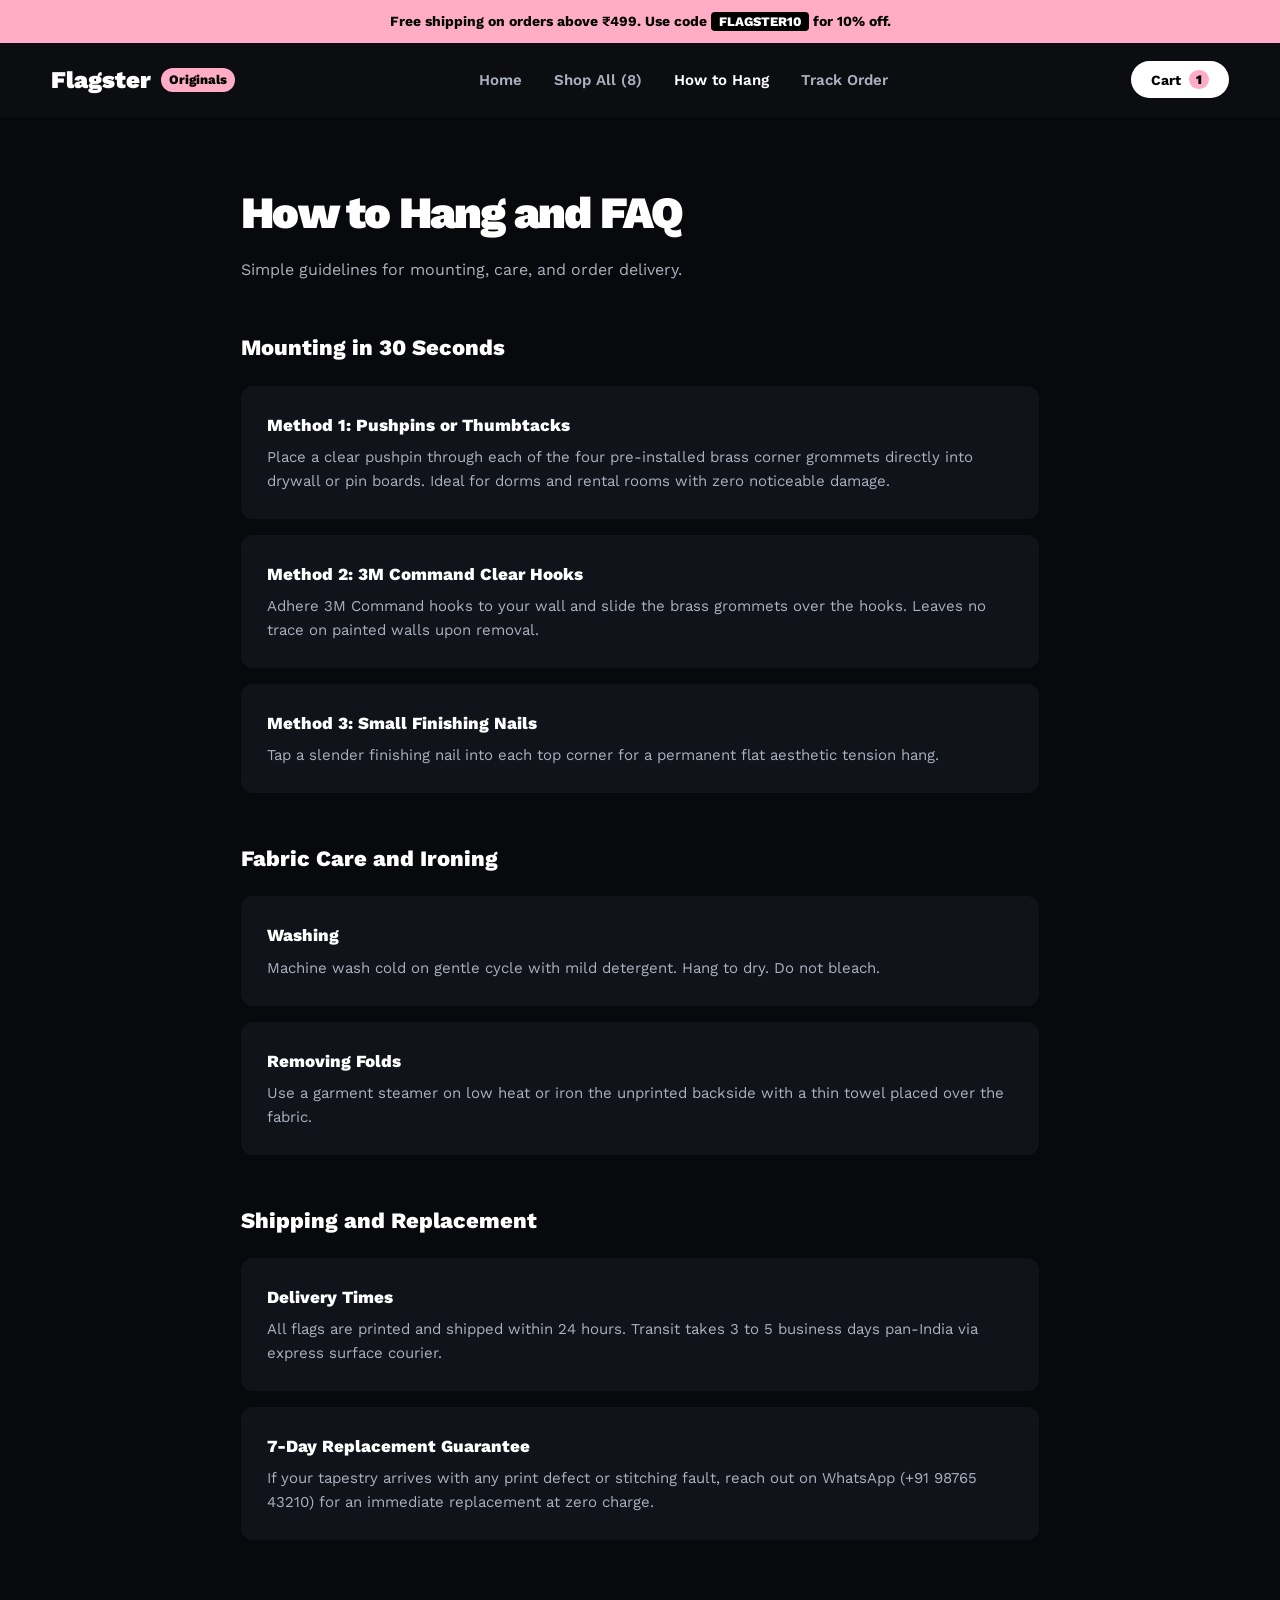
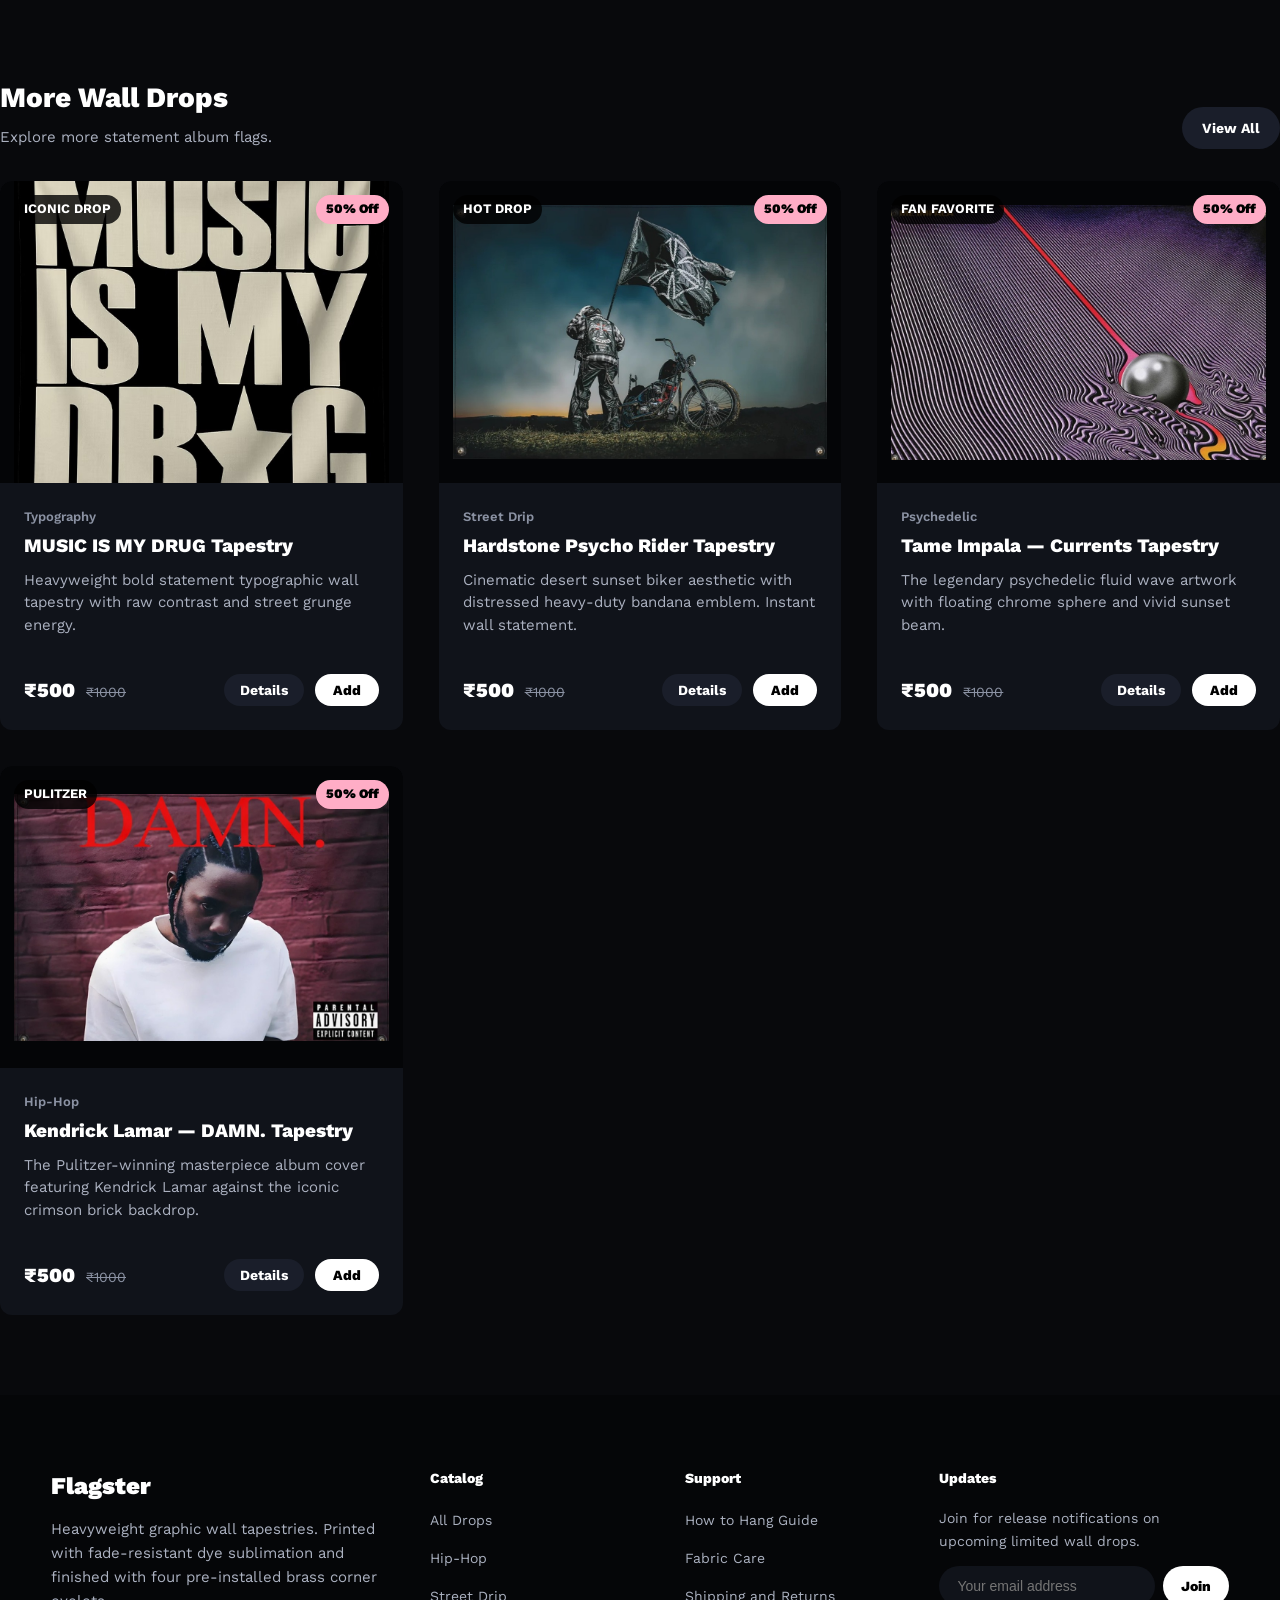
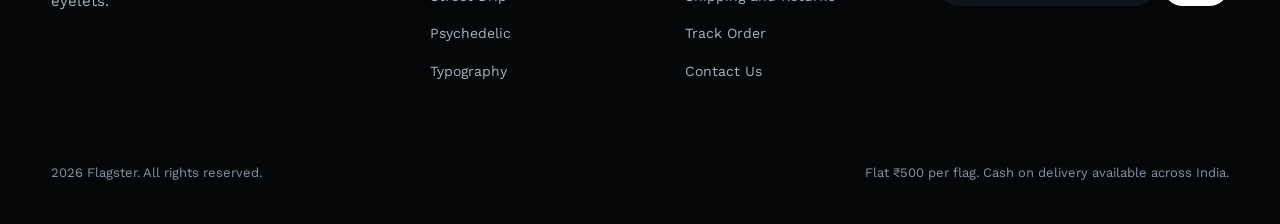
<file: faq.html>
<!DOCTYPE html>
<html lang="en">
<head>
  <meta charset="utf-8">
  <meta name="viewport" content="width=device-width, initial-scale=1">
  <title>Flagster · How to Hang and FAQ</title>
  <meta name="description" content="Step-by-step wall mounting guide for pre-installed corner grommets, fabric washing, and shipping information.">
  <link rel="preconnect" href="https://fonts.googleapis.com">
  <link rel="preconnect" href="https://fonts.gstatic.com" crossorigin>
  <link rel="stylesheet" href="https://fonts.googleapis.com/css2?family=Work+Sans:wght@300;400;500;600;700;800;900&display=swap">
  <link rel="stylesheet" href="css/style.css">
  <style>
    .faq-wrap {
      max-width: 900px;
      margin: 0 auto;
      padding: 60px var(--gutter) 100px;
    }
    .faq-title {
      font-size: clamp(30px, 3.5vw, 46px);
      font-weight: 900;
      letter-spacing: -0.04em;
      color: #ffffff;
      margin-bottom: 8px;
    }
    .faq-sub {
      font-size: 16px;
      color: var(--text-muted);
      margin-bottom: 48px;
    }
    .step-box {
      background: var(--bg-card);
      border-radius: 12px;
      padding: 26px;
      margin-bottom: 16px;
    }
    .step-box h4 {
      font-size: 17px;
      font-weight: 800;
      color: #ffffff;
      margin-bottom: 6px;
    }
    .step-box p {
      font-size: 15px;
      color: var(--text-muted);
      line-height: 1.6;
    }
  </style>
</head>
<body>

  <!-- Announcement Bar -->
  <aside class="announcement">
    <span>Free shipping on orders above ₹499. Use code <strong>FLAGSTER10</strong> for 10% off.</span>
  </aside>

  <!-- Navigation -->
  <header class="nav-bar">
    <div class="nav-inner">
      <a href="index.html" class="nav-logo">
        <span>Flagster</span>
        <span class="nav-logo-badge">Originals</span>
      </a>

      <nav class="nav-links">
        <a href="index.html" class="">Home</a>
        <a href="shop.html" class="">Shop All (8)</a>
        <a href="faq.html" class="is-active">How to Hang</a>
        <a href="contact.html" class="">Track Order</a>
      </nav>

      <div class="nav-actions">
        <button class="nav-cart-btn" id="open-cart-btn" aria-label="Open Cart">
          <span>Cart</span>
          <span class="cart-badge" id="nav-cart-badge">0</span>
        </button>
      </div>
    </div>

    <!-- Mobile Scrollable Navigation Strip -->
    <nav class="nav-mobile-strip" aria-label="Mobile Navigation">
      <a href="index.html" class="mobile-nav-pill ">Home</a>
      <a href="shop.html" class="mobile-nav-pill ">Shop All (8)</a>
      <a href="faq.html" class="mobile-nav-pill is-active">How to Hang</a>
      <a href="contact.html" class="mobile-nav-pill ">Track Order</a>
    </nav>
  </header>

  <main class="faq-wrap">
    <h1 class="faq-title">How to Hang and FAQ</h1>
    <p class="faq-sub">Simple guidelines for mounting, care, and order delivery.</p>

    <h2 style="font-size: 22px; font-weight: 800; color: #fff; margin-bottom: 20px;">Mounting in 30 Seconds</h2>
    <div class="step-box">
      <h4>Method 1: Pushpins or Thumbtacks</h4>
      <p>Place a clear pushpin through each of the four pre-installed brass corner grommets directly into drywall or pin boards. Ideal for dorms and rental rooms with zero noticeable damage.</p>
    </div>
    <div class="step-box">
      <h4>Method 2: 3M Command Clear Hooks</h4>
      <p>Adhere 3M Command hooks to your wall and slide the brass grommets over the hooks. Leaves no trace on painted walls upon removal.</p>
    </div>
    <div class="step-box">
      <h4>Method 3: Small Finishing Nails</h4>
      <p>Tap a slender finishing nail into each top corner for a permanent flat aesthetic tension hang.</p>
    </div>

    <h2 style="font-size: 22px; font-weight: 800; color: #fff; margin-top: 48px; margin-bottom: 20px;" id="care">Fabric Care and Ironing</h2>
    <div class="step-box">
      <h4>Washing</h4>
      <p>Machine wash cold on gentle cycle with mild detergent. Hang to dry. Do not bleach.</p>
    </div>
    <div class="step-box">
      <h4>Removing Folds</h4>
      <p>Use a garment steamer on low heat or iron the unprinted backside with a thin towel placed over the fabric.</p>
    </div>

    <h2 style="font-size: 22px; font-weight: 800; color: #fff; margin-top: 48px; margin-bottom: 20px;" id="shipping">Shipping and Replacement</h2>
    <div class="step-box">
      <h4>Delivery Times</h4>
      <p>All flags are printed and shipped within 24 hours. Transit takes 3 to 5 business days pan-India via express surface courier.</p>
    </div>
    <div class="step-box">
      <h4>7-Day Replacement Guarantee</h4>
      <p>If your tapestry arrives with any print defect or stitching fault, reach out on WhatsApp (+91 98765 43210) for an immediate replacement at zero charge.</p>
    </div>
  </main>

  <!-- Related Wall Drops -->
  <section class="pdp-wrap" style="padding-top: 20px;">
    <div style="display: flex; justify-content: space-between; align-items: flex-end; margin-bottom: 32px;">
      <div>
        <h2 style="font-size: 28px; font-weight: 800; color: #fff;">More Wall Drops</h2>
        <p style="font-size: 15px; color: var(--text-muted); margin-top: 4px;">Explore more statement album flags.</p>
      </div>
      <a href="shop.html" class="btn-secondary" style="font-size: 14px; padding: 10px 20px;">View All</a>
    </div>

    <div class="product-grid">
      
      <article class="product-card">
        <div class="product-thumb-wrap">
          <a href="product.html?id=music">
            <img class="product-thumb-img" src="products/music-is-my-drug.jpg" alt="MUSIC IS MY DRUG Tapestry" loading="lazy">
          </a>
          <span class="badge-tag">ICONIC DROP</span>
          <span class="badge-sale">50% Off</span>
        </div>
        <div class="product-body">
          <div class="product-category">Typography</div>
          <h3 class="product-title"><a href="product.html?id=music">MUSIC IS MY DRUG Tapestry</a></h3>
          <p class="product-desc">Heavyweight bold statement typographic wall tapestry with raw contrast and street grunge energy.</p>
          <div class="product-footer">
            <div>
              <span class="price-current">₹500</span>
              <span class="price-mrp">₹1000</span>
            </div>
            <div>
              <a href="product.html?id=music" class="btn-view-drop">Details</a>
              <button class="btn-quick-add" onclick="addToCart('music', 1, 'Medium (4x3 ft)')">Add</button>
            </div>
          </div>
        </div>
      </article>
      <article class="product-card">
        <div class="product-thumb-wrap">
          <a href="product.html?id=hardstone">
            <img class="product-thumb-img" src="products/hardstone-psycho.jpg" alt="Hardstone Psycho Rider Tapestry" loading="lazy">
          </a>
          <span class="badge-tag">HOT DROP</span>
          <span class="badge-sale">50% Off</span>
        </div>
        <div class="product-body">
          <div class="product-category">Street Drip</div>
          <h3 class="product-title"><a href="product.html?id=hardstone">Hardstone Psycho Rider Tapestry</a></h3>
          <p class="product-desc">Cinematic desert sunset biker aesthetic with distressed heavy-duty bandana emblem. Instant wall statement.</p>
          <div class="product-footer">
            <div>
              <span class="price-current">₹500</span>
              <span class="price-mrp">₹1000</span>
            </div>
            <div>
              <a href="product.html?id=hardstone" class="btn-view-drop">Details</a>
              <button class="btn-quick-add" onclick="addToCart('hardstone', 1, 'Medium (4x3 ft)')">Add</button>
            </div>
          </div>
        </div>
      </article>
      <article class="product-card">
        <div class="product-thumb-wrap">
          <a href="product.html?id=currents">
            <img class="product-thumb-img" src="products/tame-impala-currents.jpg" alt="Tame Impala — Currents Tapestry" loading="lazy">
          </a>
          <span class="badge-tag">FAN FAVORITE</span>
          <span class="badge-sale">50% Off</span>
        </div>
        <div class="product-body">
          <div class="product-category">Psychedelic</div>
          <h3 class="product-title"><a href="product.html?id=currents">Tame Impala — Currents Tapestry</a></h3>
          <p class="product-desc">The legendary psychedelic fluid wave artwork with floating chrome sphere and vivid sunset beam.</p>
          <div class="product-footer">
            <div>
              <span class="price-current">₹500</span>
              <span class="price-mrp">₹1000</span>
            </div>
            <div>
              <a href="product.html?id=currents" class="btn-view-drop">Details</a>
              <button class="btn-quick-add" onclick="addToCart('currents', 1, 'Medium (4x3 ft)')">Add</button>
            </div>
          </div>
        </div>
      </article>
      <article class="product-card">
        <div class="product-thumb-wrap">
          <a href="product.html?id=damn">
            <img class="product-thumb-img" src="products/kendrick-damn.jpg" alt="Kendrick Lamar — DAMN. Tapestry" loading="lazy">
          </a>
          <span class="badge-tag">PULITZER</span>
          <span class="badge-sale">50% Off</span>
        </div>
        <div class="product-body">
          <div class="product-category">Hip-Hop</div>
          <h3 class="product-title"><a href="product.html?id=damn">Kendrick Lamar — DAMN. Tapestry</a></h3>
          <p class="product-desc">The Pulitzer-winning masterpiece album cover featuring Kendrick Lamar against the iconic crimson brick backdrop.</p>
          <div class="product-footer">
            <div>
              <span class="price-current">₹500</span>
              <span class="price-mrp">₹1000</span>
            </div>
            <div>
              <a href="product.html?id=damn" class="btn-view-drop">Details</a>
              <button class="btn-quick-add" onclick="addToCart('damn', 1, 'Medium (4x3 ft)')">Add</button>
            </div>
          </div>
        </div>
      </article>
    </div>
  </section>

  <!-- Footer -->
  <footer class="site-footer">
    <div class="footer-grid">
      <div class="footer-brand">
        <h4>Flagster</h4>
        <p>Heavyweight graphic wall tapestries. Printed with fade-resistant dye sublimation and finished with four pre-installed brass corner eyelets.</p>
      </div>

      <div class="footer-col">
        <h5>Catalog</h5>
        <ul>
          <li><a href="shop.html">All Drops</a></li>
          <li><a href="shop.html?cat=Hip-Hop">Hip-Hop</a></li>
          <li><a href="shop.html?cat=Street+Drip">Street Drip</a></li>
          <li><a href="shop.html?cat=Psychedelic">Psychedelic</a></li>
          <li><a href="shop.html?cat=Typography">Typography</a></li>
        </ul>
      </div>

      <div class="footer-col">
        <h5>Support</h5>
        <ul>
          <li><a href="faq.html">How to Hang Guide</a></li>
          <li><a href="faq.html#care">Fabric Care</a></li>
          <li><a href="faq.html#shipping">Shipping and Returns</a></li>
          <li><a href="contact.html">Track Order</a></li>
          <li><a href="contact.html">Contact Us</a></li>
        </ul>
      </div>

      <div class="footer-col footer-newsletter">
        <h5>Updates</h5>
        <p>Join for release notifications on upcoming limited wall drops.</p>
        <form class="newsletter-form" onsubmit="event.preventDefault(); alert('Subscribed for drop alerts.');">
          <input type="email" class="newsletter-input" placeholder="Your email address" required>
          <button type="submit" class="btn-primary" style="padding: 10px 18px; font-size: 14px;">Join</button>
        </form>
      </div>
    </div>

    <div class="footer-bottom">
      <span>2026 Flagster. All rights reserved.</span>
      <span>Flat ₹500 per flag. Cash on delivery available across India.</span>
    </div>
  </footer>

  <!-- Cart Drawer -->
  <div class="cart-drawer-overlay" id="cart-drawer-overlay" onclick="closeCart()"></div>
  <aside class="cart-drawer" id="cart-drawer" aria-label="Shopping Cart">
    <div class="cart-header">
      <h3>Your Bag</h3>
      <button class="btn-close-cart" onclick="closeCart()" aria-label="Close Bag">
        <svg width="16" height="16" viewBox="0 0 24 24" fill="none" stroke="currentColor" stroke-width="2"><line x1="18" y1="6" x2="6" y2="18"/><line x1="6" y1="6" x2="18" y2="18"/></svg>
      </button>
    </div>

    <div class="shipping-meter">
      <div id="shipping-meter-text">Add ₹499 for free express delivery</div>
      <div class="shipping-meter-bar-bg">
        <div class="shipping-meter-bar-fill" id="shipping-meter-bar"></div>
      </div>
    </div>

    <div class="cart-items-list" id="cart-items-container">
      <!-- Injected by cart.js -->
    </div>

    <div class="cart-footer">
      <div class="coupon-box">
        <input type="text" id="coupon-input" class="coupon-input" placeholder="Promo code (e.g. FLAGSTER10)">
        <button class="coupon-btn" onclick="applyCouponCode()">Apply</button>
      </div>
      <div id="coupon-status" style="font-size: 13px; margin-bottom: 8px;"></div>

      <div class="cart-summary-line">
        <span>Subtotal</span>
        <span id="cart-subtotal-val">₹0</span>
      </div>
      <div class="cart-summary-line" id="cart-discount-row" style="display: none; color: var(--pink-accent);">
        <span>Discount</span>
        <span id="cart-discount-val">−₹0</span>
      </div>
      <div class="cart-summary-line">
        <span>Shipping</span>
        <span id="cart-shipping-val">Calculated at checkout</span>
      </div>
      <div class="cart-summary-line total">
        <span>Total</span>
        <span id="cart-total-val">₹0</span>
      </div>

      <button class="btn-pink btn-checkout" onclick="openCheckout()">Proceed to Checkout</button>
    </div>
  </aside>

  <!-- Checkout Modal -->
  <div class="checkout-modal-overlay" id="checkout-modal-overlay">
    <div class="checkout-modal" role="dialog" aria-modal="true">
      <button onclick="closeCheckout()" style="position: absolute; top: 20px; right: 24px; color: var(--text-dim); font-size: 20px;">
        <svg width="18" height="18" viewBox="0 0 24 24" fill="none" stroke="currentColor" stroke-width="2"><line x1="18" y1="6" x2="6" y2="18"/><line x1="6" y1="6" x2="18" y2="18"/></svg>
      </button>

      <div id="checkout-form-view">
        <h2>Order Details</h2>
        <p class="sub">Complete your shipping address and select payment.</p>

        <form id="checkout-form" onsubmit="handlePlaceOrder(event)">
          <div class="form-row">
            <div class="form-group">
              <label>Full Name</label>
              <input type="text" id="cust-name" required placeholder="Alex Turner">
            </div>
            <div class="form-group">
              <label>Phone Number</label>
              <input type="tel" id="cust-phone" required placeholder="+91 98765 43210">
            </div>
          </div>

          <div class="form-group">
            <label>Delivery Address</label>
            <input type="text" id="cust-address" required placeholder="Flat, Street, Area">
          </div>

          <div class="form-row">
            <div class="form-group">
              <label>City</label>
              <input type="text" id="cust-city" required placeholder="Mumbai">
            </div>
            <div class="form-group">
              <label>Pincode</label>
              <input type="text" id="cust-pin" required placeholder="400001">
            </div>
          </div>

          <div class="form-group">
            <label>Payment Method</label>
            <div class="payment-selector">
              <div class="payment-opt is-active" onclick="selectPayment(this, 'cod')">
                <h5>Cash on Delivery</h5>
                <span>Pay upon arrival</span>
              </div>
              <div class="payment-opt" onclick="selectPayment(this, 'upi')">
                <h5>UPI / QR</h5>
                <span>Instant payment</span>
              </div>
              <div class="payment-opt" onclick="selectPayment(this, 'card')">
                <h5>Card / Netbanking</h5>
                <span>Online transfer</span>
              </div>
            </div>
          </div>

          <button type="submit" class="btn-pink" style="width: 100%; margin-top: 16px;">Place Order</button>
        </form>
      </div>

      <div class="order-success-modal" id="checkout-success-view">
        <div class="success-circle">
          <svg width="24" height="24" viewBox="0 0 24 24" fill="none" stroke="currentColor" stroke-width="2.5"><polyline points="20 6 9 17 4 12"/></svg>
        </div>
        <h2>Order Confirmed</h2>
        <p class="sub" id="order-confirm-msg">Thank you. Your order has been placed successfully.</p>
        <p style="font-size: 15px; margin-bottom: 24px;">Order ID: <strong id="order-confirm-id" style="color: var(--pink-accent);">FLG-84920</strong></p>
        <button class="btn-primary" onclick="closeCheckout(); window.location.href='contact.html';">Track Status</button>
      </div>
    </div>
  </div>

  <script src="js/products.js"></script>
  <script src="js/cart.js"></script>
</body>
</html>
</file>
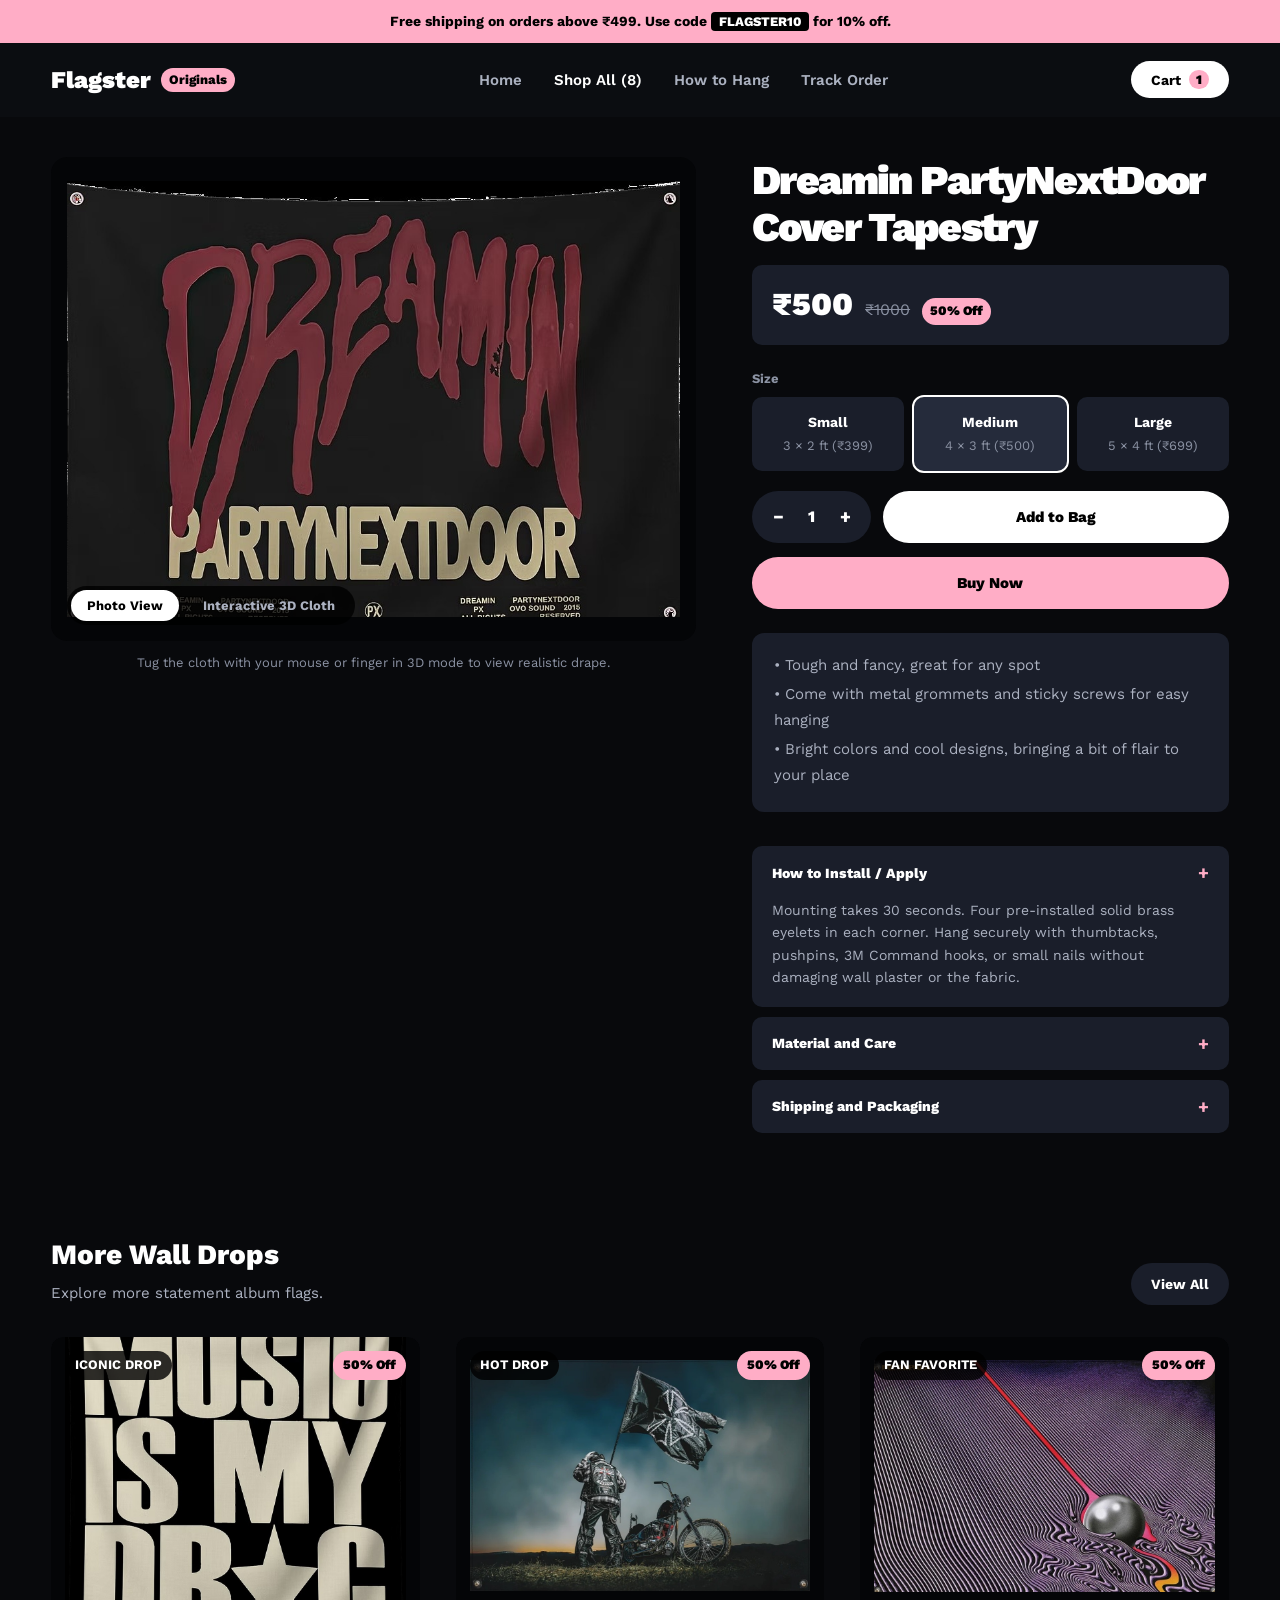
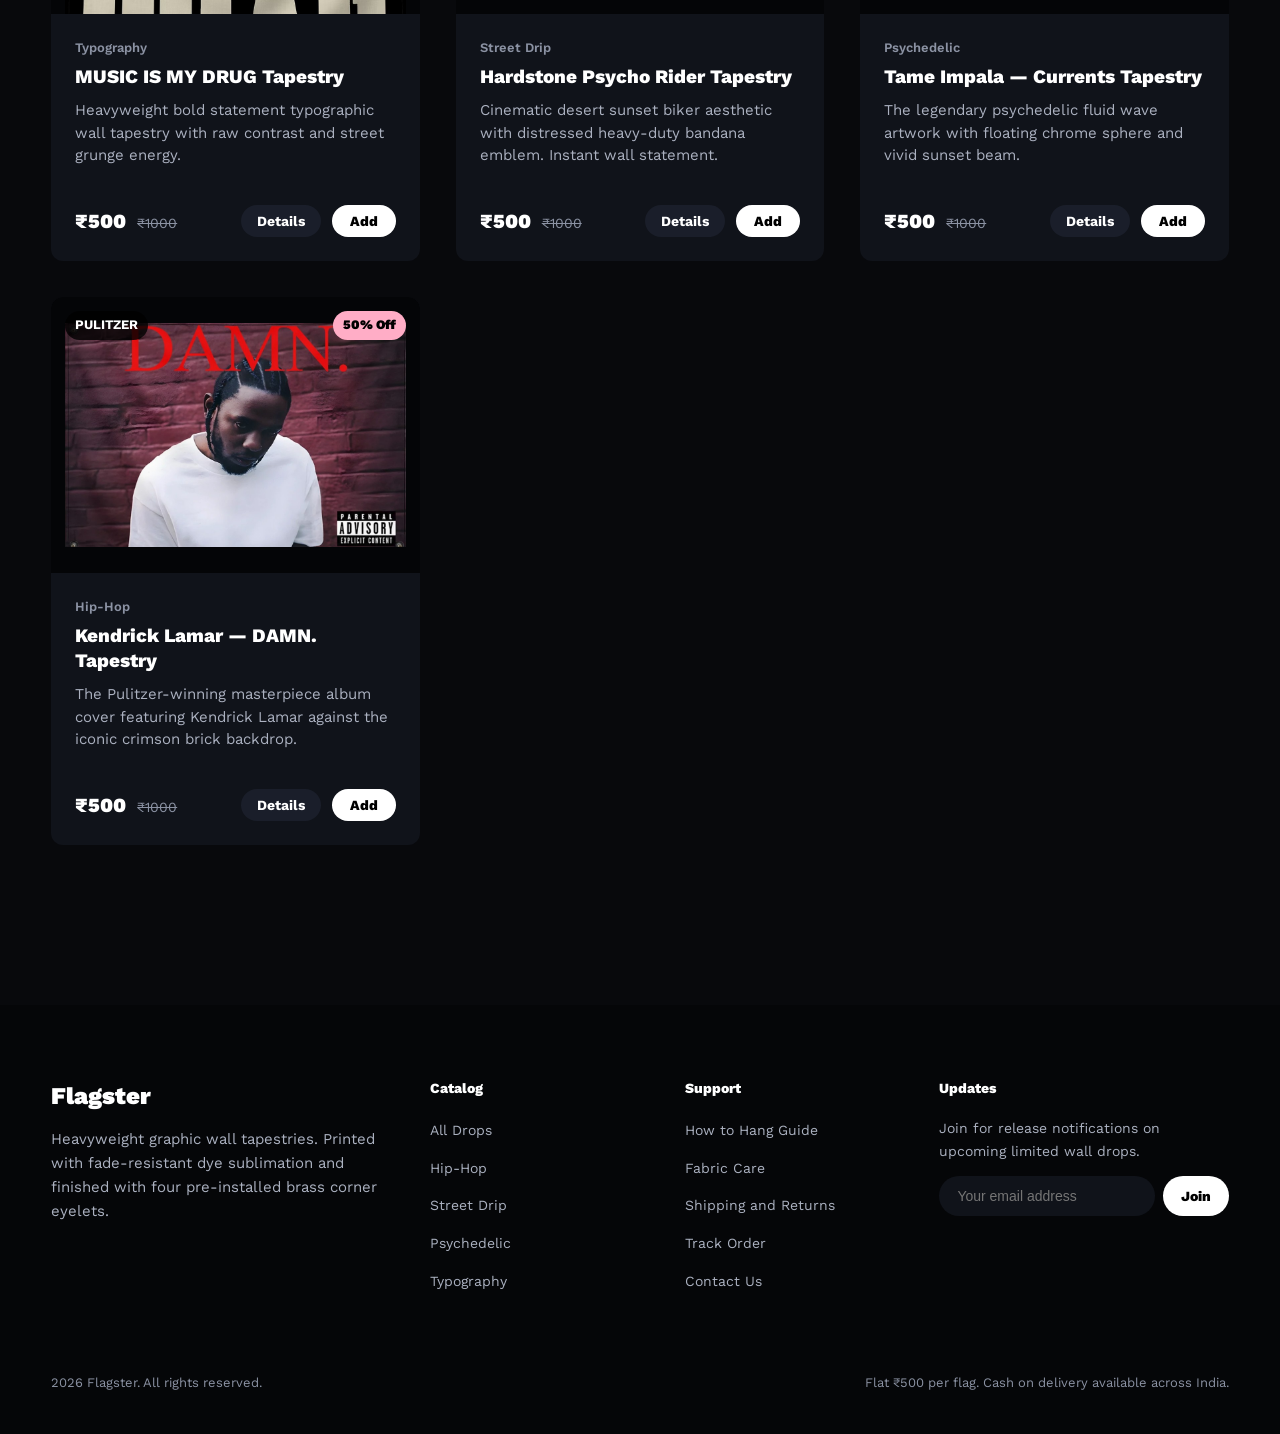
<file: product.html>
<!DOCTYPE html>
<html lang="en">
<head>
  <meta charset="utf-8">
  <meta name="viewport" content="width=device-width, initial-scale=1">
  <title>Flagster · Tapestry Detail</title>
  <meta name="description" content="Tapestry details, dual photo and interactive 3D cloth physics view, and size selector.">
  <link rel="preconnect" href="https://fonts.googleapis.com">
  <link rel="preconnect" href="https://fonts.gstatic.com" crossorigin>
  <link rel="stylesheet" href="https://fonts.googleapis.com/css2?family=Work+Sans:wght@300;400;500;600;700;800;900&display=swap">
  <link rel="stylesheet" href="css/style.css">
  <style>
    .pdp-wrap {
      max-width: 1440px;
      margin: 0 auto;
      padding: 40px var(--gutter) 80px;
    }
    .pdp-grid {
      display: grid;
      grid-template-columns: 1.15fr 0.85fr;
      gap: 56px;
      align-items: start;
    }

    .pdp-media-card {
      position: relative;
      background: #040507;
      border-radius: 16px;
      overflow: hidden;
      aspect-ratio: 4/3;
      display: flex;
      align-items: center;
      justify-content: center;
      padding: 16px;
    }
    .pdp-photo-view {
      width: 100%;
      height: 100%;
      object-fit: contain;
      object-position: center;
      display: block;
      
    }
    .pdp-3d-wrapper {
      position: absolute;
      inset: 0;
      background: #090a0d;
      display: none;
    }
    .pdp-3d-wrapper.is-active {
      display: block;
    }
    .pdp-cloth-canvas {
      width: 100%;
      height: 100%;
      display: block;
      touch-action: pan-y;
      outline: none;
    }
    .pdp-mode-bar {
      position: absolute;
      bottom: 16px;
      left: 16px;
      display: flex;
      gap: 8px;
      z-index: 10;
      background: rgba(0, 0, 0, 0.8);
      padding: 4px;
      border-radius: var(--radius-pill);
    }
    .mode-btn {
      padding: 8px 16px;
      border-radius: var(--radius-pill);
      font-size: 13px;
      font-weight: 700;
      color: var(--text-muted);
      transition: background 0.2s ease, color 0.2s ease;
    }
    .mode-btn.is-active {
      background: #ffffff;
      color: #000000;
    }

    .pdp-buybox {
      display: flex;
      flex-direction: column;
    }
    .pdp-title {
      font-size: clamp(28px, 3.2vw, 42px);
      font-weight: 900;
      letter-spacing: -0.04em;
      line-height: 1.15;
      color: #ffffff;
      margin-bottom: 14px;
    }
    .pdp-price-row {
      display: flex;
      align-items: baseline;
      gap: 12px;
      padding: 14px 20px;
      background: var(--bg-surface);
      border-radius: 10px;
      margin-bottom: 24px;
    }
    .pdp-price-sale {
      font-size: 32px;
      font-weight: 900;
      color: #ffffff;
    }
    .pdp-price-mrp {
      font-size: 16px;
      color: var(--text-dim);
      text-decoration: line-through;
    }
    .pdp-price-badge {
      background: var(--pink-accent);
      color: #000000;
      font-size: 13px;
      font-weight: 900;
      padding: 3px 8px;
      border-radius: var(--radius-pill);
    }

    .size-pills-row {
      display: grid;
      grid-template-columns: 1fr 1fr 1fr;
      gap: 10px;
      margin-bottom: 20px;
    }
    .size-btn {
      background: var(--bg-surface);
      border-radius: 10px;
      padding: 14px 10px;
      text-align: center;
      cursor: pointer;
      transition: background 0.2s ease;
    }
    .size-btn.is-active {
      background: #252b3b;
      outline: 2px solid #ffffff;
    }
    .size-btn strong {
      display: block;
      font-size: 14px;
      color: #ffffff;
    }
    .size-btn span {
      display: block;
      font-size: 13px;
      color: var(--text-dim);
      margin-top: 2px;
    }

    .pdp-actions-row {
      display: flex;
      gap: 12px;
      margin-bottom: 14px;
    }
    .qty-stepper {
      display: flex;
      align-items: center;
      background: var(--bg-surface);
      border-radius: var(--radius-pill);
      height: 52px;
      padding: 0 8px;
    }
    .qty-btn {
      width: 36px;
      height: 36px;
      font-size: 18px;
      font-weight: 800;
      color: #ffffff;
      display: flex;
      align-items: center;
      justify-content: center;
    }
    .qty-display {
      padding: 0 12px;
      font-size: 16px;
      font-weight: 800;
      color: #ffffff;
    }
    .btn-add-cart {
      flex: 1;
      height: 52px;
      background: #ffffff;
      color: #000000;
      border-radius: var(--radius-pill);
      font-size: 15px;
      font-weight: 800;
      display: flex;
      align-items: center;
      justify-content: center;
      transition: background 0.2s ease, transform 0.2s ease;
    }
    .btn-add-cart:hover {
      background: #e6e6e6;
      transform: translateY(-1px);
    }
    .btn-buy-now {
      width: 100%;
      height: 52px;
      background: var(--pink-accent);
      color: #000000;
      border-radius: var(--radius-pill);
      font-size: 15px;
      font-weight: 800;
      display: flex;
      align-items: center;
      justify-content: center;
      margin-bottom: 24px;
      transition: background 0.2s ease, transform 0.2s ease;
      cursor: pointer;
    }
    .btn-buy-now:hover {
      background: var(--pink-hover);
      transform: translateY(-1px);
    }

    .pdp-bullet-list {
      background: var(--bg-surface);
      border-radius: 12px;
      padding: 20px 22px;
      margin-bottom: 24px;
      font-size: 15px;
      line-height: 1.7;
      color: var(--text-muted);
    }
    .pdp-bullet-list p {
      margin-bottom: 4px;
    }

    .pdp-accordions {
      display: flex;
      flex-direction: column;
      gap: 10px;
      margin-top: 10px;
    }
    .accordion-block {
      background: var(--bg-surface);
      border-radius: 10px;
      padding: 0 20px;
    }
    .accordion-header {
      width: 100%;
      padding: 16px 0;
      display: flex;
      justify-content: space-between;
      align-items: center;
      font-size: 14px;
      font-weight: 800;
      color: #ffffff;
      cursor: pointer;
    }
    .accordion-header span.plus-sign {
      color: var(--pink-accent);
      font-size: 18px;
      font-weight: 700;
    }
    .accordion-body {
      display: none;
      padding-bottom: 18px;
      font-size: 14px;
      color: var(--text-muted);
      line-height: 1.6;
    }
    .accordion-block.is-open .accordion-body {
      display: block;
    }

    @media (max-width: 960px) {
      .pdp-grid { grid-template-columns: 1fr; gap: 36px; }
    }

    /* Motion entrance */
    @media (prefers-reduced-motion: no-preference) {
      .pdp-title, .pdp-price-row, .size-pills-row, .pdp-actions-row, .btn-buy-now, .pdp-bullet-list, .accordion-block {
        animation: entranceFade 0.6s cubic-bezier(0.2, 0.8, 0.2, 1) both;
      }
    }
  </style>
</head>
<body>

  <!-- Announcement Bar -->
  <aside class="announcement">
    <span>Free shipping on orders above ₹499. Use code <strong>FLAGSTER10</strong> for 10% off.</span>
  </aside>

  <!-- Navigation -->
  <header class="nav-bar">
    <div class="nav-inner">
      <a href="index.html" class="nav-logo">
        <span>Flagster</span>
        <span class="nav-logo-badge">Originals</span>
      </a>

      <nav class="nav-links">
        <a href="index.html" class="">Home</a>
        <a href="shop.html" class="is-active">Shop All (8)</a>
        <a href="faq.html" class="">How to Hang</a>
        <a href="contact.html" class="">Track Order</a>
      </nav>

      <div class="nav-actions">
        <button class="nav-cart-btn" id="open-cart-btn" aria-label="Open Cart">
          <span>Cart</span>
          <span class="cart-badge" id="nav-cart-badge">0</span>
        </button>
      </div>
    </div>

    <!-- Mobile Scrollable Navigation Strip -->
    <nav class="nav-mobile-strip" aria-label="Mobile Navigation">
      <a href="index.html" class="mobile-nav-pill ">Home</a>
      <a href="shop.html" class="mobile-nav-pill is-active">Shop All (8)</a>
      <a href="faq.html" class="mobile-nav-pill ">How to Hang</a>
      <a href="contact.html" class="mobile-nav-pill ">Track Order</a>
    </nav>
  </header>

  <main class="pdp-wrap">
    <div class="pdp-grid">
      <!-- Media -->
      <div>
        <div class="pdp-media-card">
          <img src="products/dreamin-partynextdoor.jpg" id="pdp-main-img" class="pdp-photo-view" alt="Dreamin PartyNextDoor Cover Tapestry">
          <div class="pdp-3d-wrapper" id="pdp-3d-container">
            <canvas id="pdp-cloth" class="pdp-cloth-canvas"></canvas>
          </div>
          <div class="pdp-mode-bar">
            <button class="mode-btn is-active" id="btn-mode-photo" onclick="setPdpMode('photo')">Photo View</button>
            <button class="mode-btn" id="btn-mode-3d" onclick="setPdpMode('3d')">Interactive 3D Cloth</button>
          </div>
        </div>
        <p style="font-size: 13px; color: var(--text-dim); text-align: center; margin-top: 12px;">
          Tug the cloth with your mouse or finger in 3D mode to view realistic drape.
        </p>
      </div>

      <!-- Buy Box -->
      <div class="pdp-buybox">
        <h1 class="pdp-title" id="pdp-title-el">Dreamin PartyNextDoor Cover Tapestry</h1>

        <div class="pdp-price-row">
          <span class="pdp-price-sale" id="pdp-price-el">₹500</span>
          <span class="pdp-price-mrp" id="pdp-mrp-el">₹1000</span>
          <span class="pdp-price-badge">50% Off</span>
        </div>

        <div style="font-size: 13px; font-weight: 700; color: var(--text-dim); margin-bottom: 8px;">Size</div>
        <div class="size-pills-row">
          <div class="size-btn" onclick="selectSize(this, 'Small (3x2 ft)', 399, 800)">
            <strong>Small</strong>
            <span>3 × 2 ft (₹399)</span>
          </div>
          <div class="size-btn is-active" onclick="selectSize(this, 'Medium (4x3 ft)', 500, 1000)">
            <strong>Medium</strong>
            <span>4 × 3 ft (₹500)</span>
          </div>
          <div class="size-btn" onclick="selectSize(this, 'Large (5x4 ft)', 699, 1400)">
            <strong>Large</strong>
            <span>5 × 4 ft (₹699)</span>
          </div>
        </div>

        <div class="pdp-actions-row">
          <div class="qty-stepper">
            <button class="qty-btn" onclick="changeQty(-1)">−</button>
            <span class="qty-display" id="pdp-qty-display">1</span>
            <button class="qty-btn" onclick="changeQty(1)">+</button>
          </div>
          <button class="btn-add-cart" onclick="handlePdpAdd()">Add to Bag</button>
        </div>

        <button class="btn-buy-now" onclick="handlePdpBuyNow()">Buy Now</button>

        <div class="pdp-bullet-list">
          <p>• Tough and fancy, great for any spot</p>
          <p>• Come with metal grommets and sticky screws for easy hanging</p>
          <p>• Bright colors and cool designs, bringing a bit of flair to your place</p>
        </div>

        <div class="pdp-accordions">
          <div class="accordion-block is-open">
            <button class="accordion-header" onclick="toggleAcc(this)">
              <span>How to Install / Apply</span>
              <span class="plus-sign">+</span>
            </button>
            <div class="accordion-body">
              Mounting takes 30 seconds. Four pre-installed solid brass eyelets in each corner. Hang securely with thumbtacks, pushpins, 3M Command hooks, or small nails without damaging wall plaster or the fabric.
            </div>
          </div>

          <div class="accordion-block">
            <button class="accordion-header" onclick="toggleAcc(this)">
              <span>Material and Care</span>
              <span class="plus-sign">+</span>
            </button>
            <div class="accordion-body">
              100% heavyweight 180GSM micro-weave poly-canvas. Machine washable on cold gentle cycle. Hang dry or steam on low heat to release any packing folds. Colors are permanently infused and won't wash out.
            </div>
          </div>

          <div class="accordion-block">
            <button class="accordion-header" onclick="toggleAcc(this)">
              <span>Shipping and Packaging</span>
              <span class="plus-sign">+</span>
            </button>
            <div class="accordion-body">
              Orders dispatch within 24 hours from Mumbai. Typical delivery time is 3 to 5 business days pan-India. Free delivery on orders above ₹499. Cash on delivery available.
            </div>
          </div>
        </div>
      </div>
    </div>
  </main>

  <!-- Related Wall Drops -->
  <section class="pdp-wrap" style="padding-top: 20px;">
    <div style="display: flex; justify-content: space-between; align-items: flex-end; margin-bottom: 32px;">
      <div>
        <h2 style="font-size: 28px; font-weight: 800; color: #fff;">More Wall Drops</h2>
        <p style="font-size: 15px; color: var(--text-muted); margin-top: 4px;">Explore more statement album flags.</p>
      </div>
      <a href="shop.html" class="btn-secondary" style="font-size: 14px; padding: 10px 20px;">View All</a>
    </div>

    <div class="product-grid">
      
      <article class="product-card">
        <div class="product-thumb-wrap">
          <a href="product.html?id=music">
            <img class="product-thumb-img" src="products/music-is-my-drug.jpg" alt="MUSIC IS MY DRUG Tapestry" loading="lazy">
          </a>
          <span class="badge-tag">ICONIC DROP</span>
          <span class="badge-sale">50% Off</span>
        </div>
        <div class="product-body">
          <div class="product-category">Typography</div>
          <h3 class="product-title"><a href="product.html?id=music">MUSIC IS MY DRUG Tapestry</a></h3>
          <p class="product-desc">Heavyweight bold statement typographic wall tapestry with raw contrast and street grunge energy.</p>
          <div class="product-footer">
            <div>
              <span class="price-current">₹500</span>
              <span class="price-mrp">₹1000</span>
            </div>
            <div>
              <a href="product.html?id=music" class="btn-view-drop">Details</a>
              <button class="btn-quick-add" onclick="addToCart('music', 1, 'Medium (4x3 ft)')">Add</button>
            </div>
          </div>
        </div>
      </article>
      <article class="product-card">
        <div class="product-thumb-wrap">
          <a href="product.html?id=hardstone">
            <img class="product-thumb-img" src="products/hardstone-psycho.jpg" alt="Hardstone Psycho Rider Tapestry" loading="lazy">
          </a>
          <span class="badge-tag">HOT DROP</span>
          <span class="badge-sale">50% Off</span>
        </div>
        <div class="product-body">
          <div class="product-category">Street Drip</div>
          <h3 class="product-title"><a href="product.html?id=hardstone">Hardstone Psycho Rider Tapestry</a></h3>
          <p class="product-desc">Cinematic desert sunset biker aesthetic with distressed heavy-duty bandana emblem. Instant wall statement.</p>
          <div class="product-footer">
            <div>
              <span class="price-current">₹500</span>
              <span class="price-mrp">₹1000</span>
            </div>
            <div>
              <a href="product.html?id=hardstone" class="btn-view-drop">Details</a>
              <button class="btn-quick-add" onclick="addToCart('hardstone', 1, 'Medium (4x3 ft)')">Add</button>
            </div>
          </div>
        </div>
      </article>
      <article class="product-card">
        <div class="product-thumb-wrap">
          <a href="product.html?id=currents">
            <img class="product-thumb-img" src="products/tame-impala-currents.jpg" alt="Tame Impala — Currents Tapestry" loading="lazy">
          </a>
          <span class="badge-tag">FAN FAVORITE</span>
          <span class="badge-sale">50% Off</span>
        </div>
        <div class="product-body">
          <div class="product-category">Psychedelic</div>
          <h3 class="product-title"><a href="product.html?id=currents">Tame Impala — Currents Tapestry</a></h3>
          <p class="product-desc">The legendary psychedelic fluid wave artwork with floating chrome sphere and vivid sunset beam.</p>
          <div class="product-footer">
            <div>
              <span class="price-current">₹500</span>
              <span class="price-mrp">₹1000</span>
            </div>
            <div>
              <a href="product.html?id=currents" class="btn-view-drop">Details</a>
              <button class="btn-quick-add" onclick="addToCart('currents', 1, 'Medium (4x3 ft)')">Add</button>
            </div>
          </div>
        </div>
      </article>
      <article class="product-card">
        <div class="product-thumb-wrap">
          <a href="product.html?id=damn">
            <img class="product-thumb-img" src="products/kendrick-damn.jpg" alt="Kendrick Lamar — DAMN. Tapestry" loading="lazy">
          </a>
          <span class="badge-tag">PULITZER</span>
          <span class="badge-sale">50% Off</span>
        </div>
        <div class="product-body">
          <div class="product-category">Hip-Hop</div>
          <h3 class="product-title"><a href="product.html?id=damn">Kendrick Lamar — DAMN. Tapestry</a></h3>
          <p class="product-desc">The Pulitzer-winning masterpiece album cover featuring Kendrick Lamar against the iconic crimson brick backdrop.</p>
          <div class="product-footer">
            <div>
              <span class="price-current">₹500</span>
              <span class="price-mrp">₹1000</span>
            </div>
            <div>
              <a href="product.html?id=damn" class="btn-view-drop">Details</a>
              <button class="btn-quick-add" onclick="addToCart('damn', 1, 'Medium (4x3 ft)')">Add</button>
            </div>
          </div>
        </div>
      </article>
    </div>
  </section>

  <!-- Footer -->
  <footer class="site-footer">
    <div class="footer-grid">
      <div class="footer-brand">
        <h4>Flagster</h4>
        <p>Heavyweight graphic wall tapestries. Printed with fade-resistant dye sublimation and finished with four pre-installed brass corner eyelets.</p>
      </div>

      <div class="footer-col">
        <h5>Catalog</h5>
        <ul>
          <li><a href="shop.html">All Drops</a></li>
          <li><a href="shop.html?cat=Hip-Hop">Hip-Hop</a></li>
          <li><a href="shop.html?cat=Street+Drip">Street Drip</a></li>
          <li><a href="shop.html?cat=Psychedelic">Psychedelic</a></li>
          <li><a href="shop.html?cat=Typography">Typography</a></li>
        </ul>
      </div>

      <div class="footer-col">
        <h5>Support</h5>
        <ul>
          <li><a href="faq.html">How to Hang Guide</a></li>
          <li><a href="faq.html#care">Fabric Care</a></li>
          <li><a href="faq.html#shipping">Shipping and Returns</a></li>
          <li><a href="contact.html">Track Order</a></li>
          <li><a href="contact.html">Contact Us</a></li>
        </ul>
      </div>

      <div class="footer-col footer-newsletter">
        <h5>Updates</h5>
        <p>Join for release notifications on upcoming limited wall drops.</p>
        <form class="newsletter-form" onsubmit="event.preventDefault(); alert('Subscribed for drop alerts.');">
          <input type="email" class="newsletter-input" placeholder="Your email address" required>
          <button type="submit" class="btn-primary" style="padding: 10px 18px; font-size: 14px;">Join</button>
        </form>
      </div>
    </div>

    <div class="footer-bottom">
      <span>2026 Flagster. All rights reserved.</span>
      <span>Flat ₹500 per flag. Cash on delivery available across India.</span>
    </div>
  </footer>

  <!-- Cart Drawer -->
  <div class="cart-drawer-overlay" id="cart-drawer-overlay" onclick="closeCart()"></div>
  <aside class="cart-drawer" id="cart-drawer" aria-label="Shopping Cart">
    <div class="cart-header">
      <h3>Your Bag</h3>
      <button class="btn-close-cart" onclick="closeCart()" aria-label="Close Bag">
        <svg width="16" height="16" viewBox="0 0 24 24" fill="none" stroke="currentColor" stroke-width="2"><line x1="18" y1="6" x2="6" y2="18"/><line x1="6" y1="6" x2="18" y2="18"/></svg>
      </button>
    </div>

    <div class="shipping-meter">
      <div id="shipping-meter-text">Add ₹499 for free express delivery</div>
      <div class="shipping-meter-bar-bg">
        <div class="shipping-meter-bar-fill" id="shipping-meter-bar"></div>
      </div>
    </div>

    <div class="cart-items-list" id="cart-items-container">
      <!-- Injected by cart.js -->
    </div>

    <div class="cart-footer">
      <div class="coupon-box">
        <input type="text" id="coupon-input" class="coupon-input" placeholder="Promo code (e.g. FLAGSTER10)">
        <button class="coupon-btn" onclick="applyCouponCode()">Apply</button>
      </div>
      <div id="coupon-status" style="font-size: 13px; margin-bottom: 8px;"></div>

      <div class="cart-summary-line">
        <span>Subtotal</span>
        <span id="cart-subtotal-val">₹0</span>
      </div>
      <div class="cart-summary-line" id="cart-discount-row" style="display: none; color: var(--pink-accent);">
        <span>Discount</span>
        <span id="cart-discount-val">−₹0</span>
      </div>
      <div class="cart-summary-line">
        <span>Shipping</span>
        <span id="cart-shipping-val">Calculated at checkout</span>
      </div>
      <div class="cart-summary-line total">
        <span>Total</span>
        <span id="cart-total-val">₹0</span>
      </div>

      <button class="btn-pink btn-checkout" onclick="openCheckout()">Proceed to Checkout</button>
    </div>
  </aside>

  <!-- Checkout Modal -->
  <div class="checkout-modal-overlay" id="checkout-modal-overlay">
    <div class="checkout-modal" role="dialog" aria-modal="true">
      <button onclick="closeCheckout()" style="position: absolute; top: 20px; right: 24px; color: var(--text-dim); font-size: 20px;">
        <svg width="18" height="18" viewBox="0 0 24 24" fill="none" stroke="currentColor" stroke-width="2"><line x1="18" y1="6" x2="6" y2="18"/><line x1="6" y1="6" x2="18" y2="18"/></svg>
      </button>

      <div id="checkout-form-view">
        <h2>Order Details</h2>
        <p class="sub">Complete your shipping address and select payment.</p>

        <form id="checkout-form" onsubmit="handlePlaceOrder(event)">
          <div class="form-row">
            <div class="form-group">
              <label>Full Name</label>
              <input type="text" id="cust-name" required placeholder="Alex Turner">
            </div>
            <div class="form-group">
              <label>Phone Number</label>
              <input type="tel" id="cust-phone" required placeholder="+91 98765 43210">
            </div>
          </div>

          <div class="form-group">
            <label>Delivery Address</label>
            <input type="text" id="cust-address" required placeholder="Flat, Street, Area">
          </div>

          <div class="form-row">
            <div class="form-group">
              <label>City</label>
              <input type="text" id="cust-city" required placeholder="Mumbai">
            </div>
            <div class="form-group">
              <label>Pincode</label>
              <input type="text" id="cust-pin" required placeholder="400001">
            </div>
          </div>

          <div class="form-group">
            <label>Payment Method</label>
            <div class="payment-selector">
              <div class="payment-opt is-active" onclick="selectPayment(this, 'cod')">
                <h5>Cash on Delivery</h5>
                <span>Pay upon arrival</span>
              </div>
              <div class="payment-opt" onclick="selectPayment(this, 'upi')">
                <h5>UPI / QR</h5>
                <span>Instant payment</span>
              </div>
              <div class="payment-opt" onclick="selectPayment(this, 'card')">
                <h5>Card / Netbanking</h5>
                <span>Online transfer</span>
              </div>
            </div>
          </div>

          <button type="submit" class="btn-pink" style="width: 100%; margin-top: 16px;">Place Order</button>
        </form>
      </div>

      <div class="order-success-modal" id="checkout-success-view">
        <div class="success-circle">
          <svg width="24" height="24" viewBox="0 0 24 24" fill="none" stroke="currentColor" stroke-width="2.5"><polyline points="20 6 9 17 4 12"/></svg>
        </div>
        <h2>Order Confirmed</h2>
        <p class="sub" id="order-confirm-msg">Thank you. Your order has been placed successfully.</p>
        <p style="font-size: 15px; margin-bottom: 24px;">Order ID: <strong id="order-confirm-id" style="color: var(--pink-accent);">FLG-84920</strong></p>
        <button class="btn-primary" onclick="closeCheckout(); window.location.href='contact.html';">Track Status</button>
      </div>
    </div>
  </div>

  <script src="js/products.js"></script>
  <script src="js/cloth-sim.js"></script>
  <script src="js/cart.js"></script>
  <script>
    let currentProd = null;
    let selectedSizeName = 'Medium (4x3 ft)';
    let selectedPrice = 500;
    let selectedMrp = 1000;
    let currentQty = 1;
    let pdpClothEngine = null;

    document.addEventListener('DOMContentLoaded', function() {
      const params = new URLSearchParams(window.location.search);
      const id = params.get('id') || 'pnd';
      currentProd = window.FLAGSTER_PRODUCTS.find(x => x.id === id) || window.FLAGSTER_PRODUCTS[0];

      document.title = `${currentProd.title} · Flagster`;
      document.getElementById('pdp-title-el').textContent = currentProd.title;
      document.getElementById('pdp-main-img').src = currentProd.img;
      updatePriceDisplay();
    });

    function updatePriceDisplay() {
      document.getElementById('pdp-price-el').textContent = `₹${selectedPrice}`;
      document.getElementById('pdp-mrp-el').textContent = `₹${selectedMrp}`;
    }

    function selectSize(el, name, price, mrp) {
      document.querySelectorAll('.size-btn').forEach(b => b.classList.remove('is-active'));
      el.classList.add('is-active');
      selectedSizeName = name;
      selectedPrice = price;
      selectedMrp = mrp;
      updatePriceDisplay();
    }

    function changeQty(delta) {
      currentQty = Math.max(1, currentQty + delta);
      document.getElementById('pdp-qty-display').textContent = currentQty;
    }

    function handlePdpAdd() {
      if (!currentProd) return;
      addToCart(currentProd.id, currentQty, selectedSizeName);
    }

    function handlePdpBuyNow() {
      if (!currentProd) return;
      addToCart(currentProd.id, currentQty, selectedSizeName);
      closeCart();
      openCheckout();
    }

    function toggleAcc(btn) {
      btn.parentElement.classList.toggle('is-open');
    }

    function setPdpMode(mode) {
      const img = document.getElementById('pdp-main-img');
      const container3D = document.getElementById('pdp-3d-container');
      const btnPhoto = document.getElementById('btn-mode-photo');
      const btn3D = document.getElementById('btn-mode-3d');

      if (mode === '3d') {
        img.style.display = 'none';
        container3D.classList.add('is-active');
        btnPhoto.classList.remove('is-active');
        btn3D.classList.add('is-active');

        if (!pdpClothEngine && currentProd && window.initFlagsterCloth) {
          pdpClothEngine = window.initFlagsterCloth('pdp-cloth', 'pdp-3d-container', currentProd.img);
        } else if (pdpClothEngine && currentProd) {
          pdpClothEngine.setTexture(currentProd.img);
        }
      } else {
        img.style.display = 'block';
        container3D.classList.remove('is-active');
        btnPhoto.classList.add('is-active');
        btn3D.classList.remove('is-active');
      }
    }
  </script>
</body>
</html>
</file>
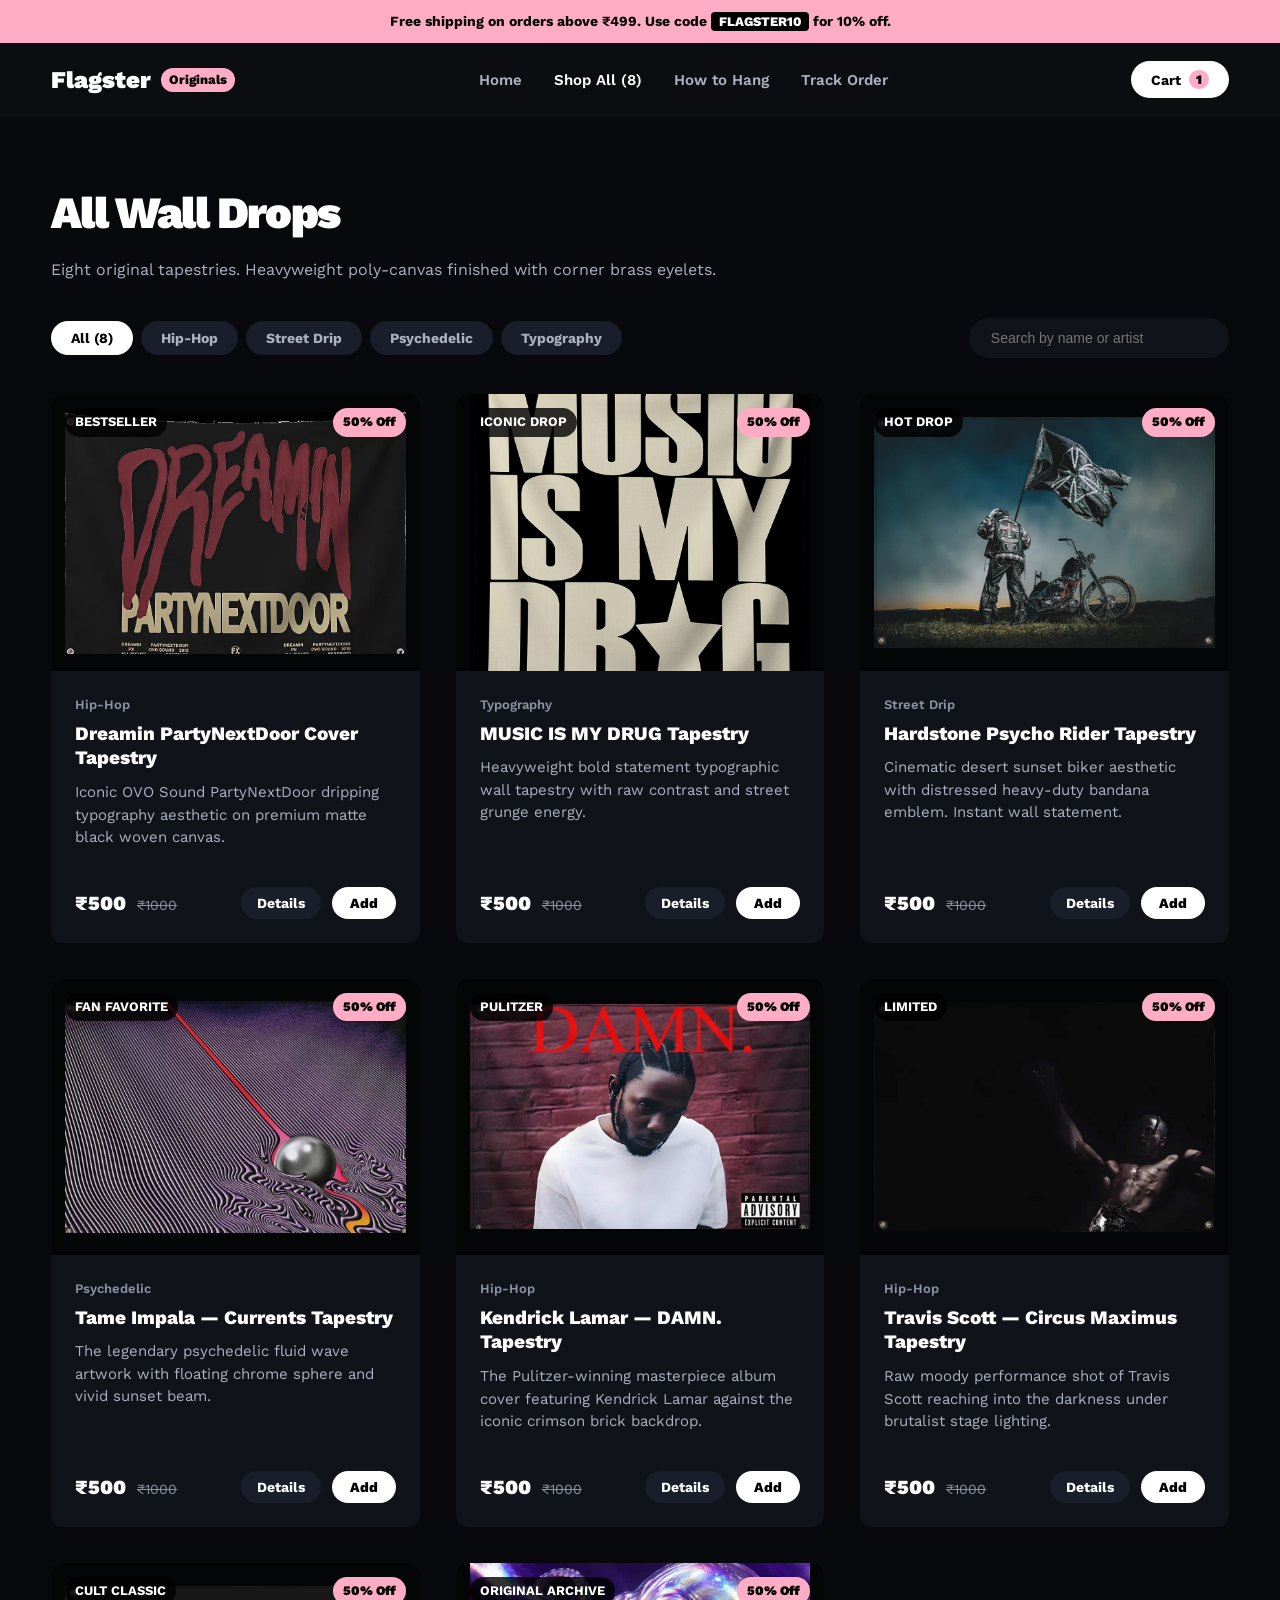
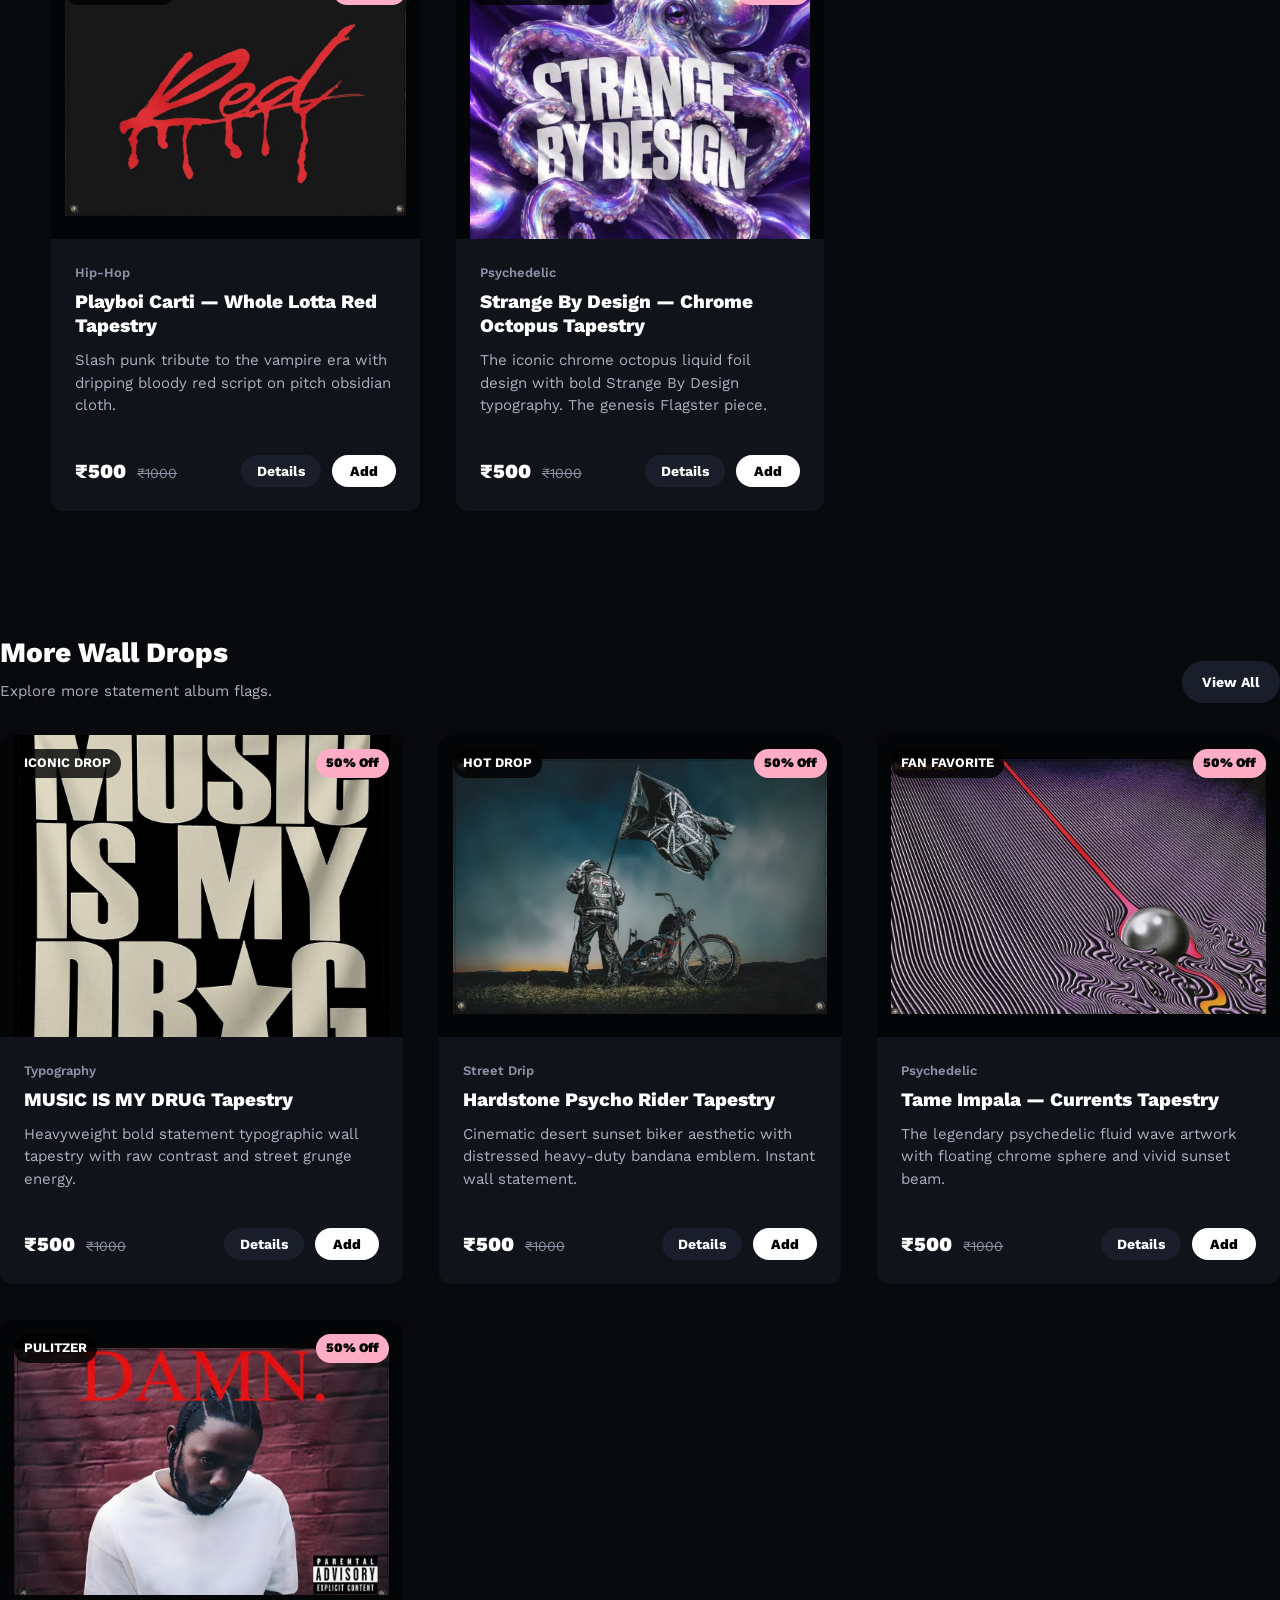
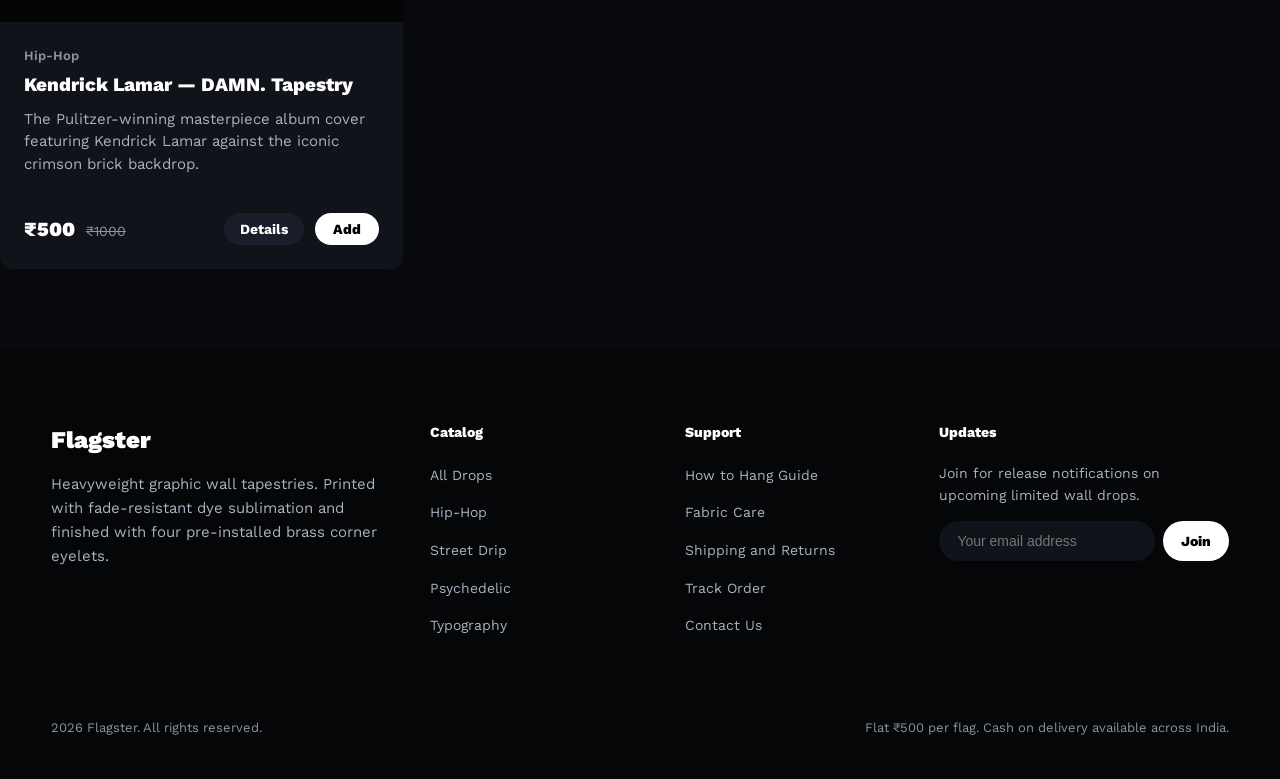
<file: shop.html>
<!DOCTYPE html>
<html lang="en">
<head>
  <meta charset="utf-8">
  <meta name="viewport" content="width=device-width, initial-scale=1">
  <title>Flagster · All Wall Drops</title>
  <meta name="description" content="Browse all statement wall tapestries and album flags. Pre-installed brass eyelets. Flat ₹500.">
  <link rel="preconnect" href="https://fonts.googleapis.com">
  <link rel="preconnect" href="https://fonts.gstatic.com" crossorigin>
  <link rel="stylesheet" href="https://fonts.googleapis.com/css2?family=Work+Sans:wght@300;400;500;600;700;800;900&display=swap">
  <link rel="stylesheet" href="css/style.css">
  <style>
    .shop-wrap {
      max-width: 1440px;
      margin: 0 auto;
      padding: 60px var(--gutter) 100px;
    }
    .shop-header {
      margin-bottom: 36px;
    }
    .shop-title {
      font-size: clamp(30px, 3.5vw, 46px);
      font-weight: 900;
      letter-spacing: -0.04em;
      color: #ffffff;
      margin-bottom: 8px;
    }
    .shop-desc {
      font-size: 16px;
      color: var(--text-muted);
    }
    .shop-toolbar {
      display: flex;
      align-items: center;
      justify-content: space-between;
      gap: 16px;
      margin-bottom: 36px;
      flex-wrap: wrap;
    }
    .filter-tabs {
      display: flex;
      gap: 8px;
      flex-wrap: wrap;
    }
    .filter-tab {
      background: var(--bg-surface);
      color: var(--text-muted);
      font-size: 14px;
      font-weight: 700;
      padding: 9px 20px;
      border-radius: var(--radius-pill);
      cursor: pointer;
      transition: background 0.2s ease, color 0.2s ease;
    }
    .filter-tab.is-active,
    .filter-tab:hover {
      background: #ffffff;
      color: #000000;
    }
    .shop-search-input {
      background: var(--bg-card);
      border: none;
      border-radius: var(--radius-pill);
      padding: 12px 22px;
      color: #ffffff;
      font-size: 14px;
      outline: none;
      min-width: 260px;
    }

    /* Motion entrance */
    @media (prefers-reduced-motion: no-preference) {
      .pdp-title, .pdp-price-row, .size-pills-row, .pdp-actions-row, .btn-buy-now, .pdp-bullet-list, .accordion-block {
        animation: entranceFade 0.6s cubic-bezier(0.2, 0.8, 0.2, 1) both;
      }
    }
  </style>
</head>
<body>

  <!-- Announcement Bar -->
  <aside class="announcement">
    <span>Free shipping on orders above ₹499. Use code <strong>FLAGSTER10</strong> for 10% off.</span>
  </aside>

  <!-- Navigation -->
  <header class="nav-bar">
    <div class="nav-inner">
      <a href="index.html" class="nav-logo">
        <span>Flagster</span>
        <span class="nav-logo-badge">Originals</span>
      </a>

      <nav class="nav-links">
        <a href="index.html" class="">Home</a>
        <a href="shop.html" class="is-active">Shop All (8)</a>
        <a href="faq.html" class="">How to Hang</a>
        <a href="contact.html" class="">Track Order</a>
      </nav>

      <div class="nav-actions">
        <button class="nav-cart-btn" id="open-cart-btn" aria-label="Open Cart">
          <span>Cart</span>
          <span class="cart-badge" id="nav-cart-badge">0</span>
        </button>
      </div>
    </div>

    <!-- Mobile Scrollable Navigation Strip -->
    <nav class="nav-mobile-strip" aria-label="Mobile Navigation">
      <a href="index.html" class="mobile-nav-pill ">Home</a>
      <a href="shop.html" class="mobile-nav-pill is-active">Shop All (8)</a>
      <a href="faq.html" class="mobile-nav-pill ">How to Hang</a>
      <a href="contact.html" class="mobile-nav-pill ">Track Order</a>
    </nav>
  </header>

  <main class="shop-wrap">
    <div class="shop-header">
      <h1 class="shop-title">All Wall Drops</h1>
      <p class="shop-desc">Eight original tapestries. Heavyweight poly-canvas finished with corner brass eyelets.</p>
    </div>

    <div class="shop-toolbar">
      <div class="filter-tabs">
        <button class="filter-tab is-active" onclick="filterCatalog('All', this)">All (8)</button>
        <button class="filter-tab" onclick="filterCatalog('Hip-Hop', this)">Hip-Hop</button>
        <button class="filter-tab" onclick="filterCatalog('Street Drip', this)">Street Drip</button>
        <button class="filter-tab" onclick="filterCatalog('Psychedelic', this)">Psychedelic</button>
        <button class="filter-tab" onclick="filterCatalog('Typography', this)">Typography</button>
      </div>

      <input type="text" id="catalog-search" class="shop-search-input" placeholder="Search by name or artist" oninput="handleSearch(this.value)">
    </div>

    <div class="product-grid" id="catalog-grid">
      <!-- Injected by JS -->
    </div>
  </main>

  <!-- Related Wall Drops -->
  <section class="pdp-wrap" style="padding-top: 20px;">
    <div style="display: flex; justify-content: space-between; align-items: flex-end; margin-bottom: 32px;">
      <div>
        <h2 style="font-size: 28px; font-weight: 800; color: #fff;">More Wall Drops</h2>
        <p style="font-size: 15px; color: var(--text-muted); margin-top: 4px;">Explore more statement album flags.</p>
      </div>
      <a href="shop.html" class="btn-secondary" style="font-size: 14px; padding: 10px 20px;">View All</a>
    </div>

    <div class="product-grid">
      
      <article class="product-card">
        <div class="product-thumb-wrap">
          <a href="product.html?id=music">
            <img class="product-thumb-img" src="products/music-is-my-drug.jpg" alt="MUSIC IS MY DRUG Tapestry" loading="lazy">
          </a>
          <span class="badge-tag">ICONIC DROP</span>
          <span class="badge-sale">50% Off</span>
        </div>
        <div class="product-body">
          <div class="product-category">Typography</div>
          <h3 class="product-title"><a href="product.html?id=music">MUSIC IS MY DRUG Tapestry</a></h3>
          <p class="product-desc">Heavyweight bold statement typographic wall tapestry with raw contrast and street grunge energy.</p>
          <div class="product-footer">
            <div>
              <span class="price-current">₹500</span>
              <span class="price-mrp">₹1000</span>
            </div>
            <div>
              <a href="product.html?id=music" class="btn-view-drop">Details</a>
              <button class="btn-quick-add" onclick="addToCart('music', 1, 'Medium (4x3 ft)')">Add</button>
            </div>
          </div>
        </div>
      </article>
      <article class="product-card">
        <div class="product-thumb-wrap">
          <a href="product.html?id=hardstone">
            <img class="product-thumb-img" src="products/hardstone-psycho.jpg" alt="Hardstone Psycho Rider Tapestry" loading="lazy">
          </a>
          <span class="badge-tag">HOT DROP</span>
          <span class="badge-sale">50% Off</span>
        </div>
        <div class="product-body">
          <div class="product-category">Street Drip</div>
          <h3 class="product-title"><a href="product.html?id=hardstone">Hardstone Psycho Rider Tapestry</a></h3>
          <p class="product-desc">Cinematic desert sunset biker aesthetic with distressed heavy-duty bandana emblem. Instant wall statement.</p>
          <div class="product-footer">
            <div>
              <span class="price-current">₹500</span>
              <span class="price-mrp">₹1000</span>
            </div>
            <div>
              <a href="product.html?id=hardstone" class="btn-view-drop">Details</a>
              <button class="btn-quick-add" onclick="addToCart('hardstone', 1, 'Medium (4x3 ft)')">Add</button>
            </div>
          </div>
        </div>
      </article>
      <article class="product-card">
        <div class="product-thumb-wrap">
          <a href="product.html?id=currents">
            <img class="product-thumb-img" src="products/tame-impala-currents.jpg" alt="Tame Impala — Currents Tapestry" loading="lazy">
          </a>
          <span class="badge-tag">FAN FAVORITE</span>
          <span class="badge-sale">50% Off</span>
        </div>
        <div class="product-body">
          <div class="product-category">Psychedelic</div>
          <h3 class="product-title"><a href="product.html?id=currents">Tame Impala — Currents Tapestry</a></h3>
          <p class="product-desc">The legendary psychedelic fluid wave artwork with floating chrome sphere and vivid sunset beam.</p>
          <div class="product-footer">
            <div>
              <span class="price-current">₹500</span>
              <span class="price-mrp">₹1000</span>
            </div>
            <div>
              <a href="product.html?id=currents" class="btn-view-drop">Details</a>
              <button class="btn-quick-add" onclick="addToCart('currents', 1, 'Medium (4x3 ft)')">Add</button>
            </div>
          </div>
        </div>
      </article>
      <article class="product-card">
        <div class="product-thumb-wrap">
          <a href="product.html?id=damn">
            <img class="product-thumb-img" src="products/kendrick-damn.jpg" alt="Kendrick Lamar — DAMN. Tapestry" loading="lazy">
          </a>
          <span class="badge-tag">PULITZER</span>
          <span class="badge-sale">50% Off</span>
        </div>
        <div class="product-body">
          <div class="product-category">Hip-Hop</div>
          <h3 class="product-title"><a href="product.html?id=damn">Kendrick Lamar — DAMN. Tapestry</a></h3>
          <p class="product-desc">The Pulitzer-winning masterpiece album cover featuring Kendrick Lamar against the iconic crimson brick backdrop.</p>
          <div class="product-footer">
            <div>
              <span class="price-current">₹500</span>
              <span class="price-mrp">₹1000</span>
            </div>
            <div>
              <a href="product.html?id=damn" class="btn-view-drop">Details</a>
              <button class="btn-quick-add" onclick="addToCart('damn', 1, 'Medium (4x3 ft)')">Add</button>
            </div>
          </div>
        </div>
      </article>
    </div>
  </section>

  <!-- Footer -->
  <footer class="site-footer">
    <div class="footer-grid">
      <div class="footer-brand">
        <h4>Flagster</h4>
        <p>Heavyweight graphic wall tapestries. Printed with fade-resistant dye sublimation and finished with four pre-installed brass corner eyelets.</p>
      </div>

      <div class="footer-col">
        <h5>Catalog</h5>
        <ul>
          <li><a href="shop.html">All Drops</a></li>
          <li><a href="shop.html?cat=Hip-Hop">Hip-Hop</a></li>
          <li><a href="shop.html?cat=Street+Drip">Street Drip</a></li>
          <li><a href="shop.html?cat=Psychedelic">Psychedelic</a></li>
          <li><a href="shop.html?cat=Typography">Typography</a></li>
        </ul>
      </div>

      <div class="footer-col">
        <h5>Support</h5>
        <ul>
          <li><a href="faq.html">How to Hang Guide</a></li>
          <li><a href="faq.html#care">Fabric Care</a></li>
          <li><a href="faq.html#shipping">Shipping and Returns</a></li>
          <li><a href="contact.html">Track Order</a></li>
          <li><a href="contact.html">Contact Us</a></li>
        </ul>
      </div>

      <div class="footer-col footer-newsletter">
        <h5>Updates</h5>
        <p>Join for release notifications on upcoming limited wall drops.</p>
        <form class="newsletter-form" onsubmit="event.preventDefault(); alert('Subscribed for drop alerts.');">
          <input type="email" class="newsletter-input" placeholder="Your email address" required>
          <button type="submit" class="btn-primary" style="padding: 10px 18px; font-size: 14px;">Join</button>
        </form>
      </div>
    </div>

    <div class="footer-bottom">
      <span>2026 Flagster. All rights reserved.</span>
      <span>Flat ₹500 per flag. Cash on delivery available across India.</span>
    </div>
  </footer>

  <!-- Cart Drawer -->
  <div class="cart-drawer-overlay" id="cart-drawer-overlay" onclick="closeCart()"></div>
  <aside class="cart-drawer" id="cart-drawer" aria-label="Shopping Cart">
    <div class="cart-header">
      <h3>Your Bag</h3>
      <button class="btn-close-cart" onclick="closeCart()" aria-label="Close Bag">
        <svg width="16" height="16" viewBox="0 0 24 24" fill="none" stroke="currentColor" stroke-width="2"><line x1="18" y1="6" x2="6" y2="18"/><line x1="6" y1="6" x2="18" y2="18"/></svg>
      </button>
    </div>

    <div class="shipping-meter">
      <div id="shipping-meter-text">Add ₹499 for free express delivery</div>
      <div class="shipping-meter-bar-bg">
        <div class="shipping-meter-bar-fill" id="shipping-meter-bar"></div>
      </div>
    </div>

    <div class="cart-items-list" id="cart-items-container">
      <!-- Injected by cart.js -->
    </div>

    <div class="cart-footer">
      <div class="coupon-box">
        <input type="text" id="coupon-input" class="coupon-input" placeholder="Promo code (e.g. FLAGSTER10)">
        <button class="coupon-btn" onclick="applyCouponCode()">Apply</button>
      </div>
      <div id="coupon-status" style="font-size: 13px; margin-bottom: 8px;"></div>

      <div class="cart-summary-line">
        <span>Subtotal</span>
        <span id="cart-subtotal-val">₹0</span>
      </div>
      <div class="cart-summary-line" id="cart-discount-row" style="display: none; color: var(--pink-accent);">
        <span>Discount</span>
        <span id="cart-discount-val">−₹0</span>
      </div>
      <div class="cart-summary-line">
        <span>Shipping</span>
        <span id="cart-shipping-val">Calculated at checkout</span>
      </div>
      <div class="cart-summary-line total">
        <span>Total</span>
        <span id="cart-total-val">₹0</span>
      </div>

      <button class="btn-pink btn-checkout" onclick="openCheckout()">Proceed to Checkout</button>
    </div>
  </aside>

  <!-- Checkout Modal -->
  <div class="checkout-modal-overlay" id="checkout-modal-overlay">
    <div class="checkout-modal" role="dialog" aria-modal="true">
      <button onclick="closeCheckout()" style="position: absolute; top: 20px; right: 24px; color: var(--text-dim); font-size: 20px;">
        <svg width="18" height="18" viewBox="0 0 24 24" fill="none" stroke="currentColor" stroke-width="2"><line x1="18" y1="6" x2="6" y2="18"/><line x1="6" y1="6" x2="18" y2="18"/></svg>
      </button>

      <div id="checkout-form-view">
        <h2>Order Details</h2>
        <p class="sub">Complete your shipping address and select payment.</p>

        <form id="checkout-form" onsubmit="handlePlaceOrder(event)">
          <div class="form-row">
            <div class="form-group">
              <label>Full Name</label>
              <input type="text" id="cust-name" required placeholder="Alex Turner">
            </div>
            <div class="form-group">
              <label>Phone Number</label>
              <input type="tel" id="cust-phone" required placeholder="+91 98765 43210">
            </div>
          </div>

          <div class="form-group">
            <label>Delivery Address</label>
            <input type="text" id="cust-address" required placeholder="Flat, Street, Area">
          </div>

          <div class="form-row">
            <div class="form-group">
              <label>City</label>
              <input type="text" id="cust-city" required placeholder="Mumbai">
            </div>
            <div class="form-group">
              <label>Pincode</label>
              <input type="text" id="cust-pin" required placeholder="400001">
            </div>
          </div>

          <div class="form-group">
            <label>Payment Method</label>
            <div class="payment-selector">
              <div class="payment-opt is-active" onclick="selectPayment(this, 'cod')">
                <h5>Cash on Delivery</h5>
                <span>Pay upon arrival</span>
              </div>
              <div class="payment-opt" onclick="selectPayment(this, 'upi')">
                <h5>UPI / QR</h5>
                <span>Instant payment</span>
              </div>
              <div class="payment-opt" onclick="selectPayment(this, 'card')">
                <h5>Card / Netbanking</h5>
                <span>Online transfer</span>
              </div>
            </div>
          </div>

          <button type="submit" class="btn-pink" style="width: 100%; margin-top: 16px;">Place Order</button>
        </form>
      </div>

      <div class="order-success-modal" id="checkout-success-view">
        <div class="success-circle">
          <svg width="24" height="24" viewBox="0 0 24 24" fill="none" stroke="currentColor" stroke-width="2.5"><polyline points="20 6 9 17 4 12"/></svg>
        </div>
        <h2>Order Confirmed</h2>
        <p class="sub" id="order-confirm-msg">Thank you. Your order has been placed successfully.</p>
        <p style="font-size: 15px; margin-bottom: 24px;">Order ID: <strong id="order-confirm-id" style="color: var(--pink-accent);">FLG-84920</strong></p>
        <button class="btn-primary" onclick="closeCheckout(); window.location.href='contact.html';">Track Status</button>
      </div>
    </div>
  </div>

  <script src="js/products.js"></script>
  <script src="js/cart.js"></script>
  <script>
    let activeFilter = 'All';
    let searchQuery = '';

    document.addEventListener('DOMContentLoaded', function() {
      const params = new URLSearchParams(window.location.search);
      const cat = params.get('cat');
      if (cat) {
        activeFilter = cat;
        document.querySelectorAll('.filter-tab').forEach(b => {
          if (b.textContent.includes(cat)) {
            b.classList.add('is-active');
          } else {
            b.classList.remove('is-active');
          }
        });
      }
      renderCatalog();
    });

    function filterCatalog(category, btn) {
      activeFilter = category;
      document.querySelectorAll('.filter-tab').forEach(b => b.classList.remove('is-active'));
      btn.classList.add('is-active');
      renderCatalog();
    }

    function handleSearch(val) {
      searchQuery = val.toLowerCase().trim();
      renderCatalog();
    }

    function renderCatalog() {
      const grid = document.getElementById('catalog-grid');
      let items = window.FLAGSTER_PRODUCTS;

      if (activeFilter !== 'All') {
        items = items.filter(x => x.category.toLowerCase() === activeFilter.toLowerCase());
      }

      if (searchQuery) {
        items = items.filter(x => x.title.toLowerCase().includes(searchQuery) || x.desc.toLowerCase().includes(searchQuery));
      }

      if (items.length === 0) {
        grid.innerHTML = '<p style="color: var(--text-dim); padding: 40px 0;">No matching tapestries found.</p>';
        return;
      }

      grid.innerHTML = items.map(p => `
        <article class="product-card">
          <div class="product-thumb-wrap">
            <a href="product.html?id=${p.id}">
              <img class="product-thumb-img" src="${p.img}" alt="${p.title}" loading="lazy">
            </a>
            <span class="badge-tag">${p.tag}</span>
            <span class="badge-sale">50% Off</span>
          </div>
          <div class="product-body">
            <div class="product-category">${p.category}</div>
            <h3 class="product-title"><a href="product.html?id=${p.id}">${p.title}</a></h3>
            <p class="product-desc">${p.desc}</p>
            <div class="product-footer">
              <div>
                <span class="price-current">₹500</span>
                <span class="price-mrp">₹1000</span>
              </div>
              <div>
                <a href="product.html?id=${p.id}" class="btn-view-drop">Details</a>
                <button class="btn-quick-add" onclick="addToCart('${p.id}', 1, 'Medium (4x3 ft)')">Add</button>
              </div>
            </div>
          </div>
        </article>
      `).join('');
    }
  </script>
</body>
</html>
</file>
<file: css/style.css>
/* FLAGSTER — THE DARK ROOM (TASTESKILL COMPLIANT) */
:root {
  --bg: #08090c;
  --bg-card: #10131a;
  --bg-card-hover: #161a24;
  --bg-surface: #1a1e2a;
  --text-main: #f3f4f7;
  --text-muted: #abb1c0;
  --text-dim: #8b92a3;
  --pink-accent: #ffadc6;
  --pink-hover: #ff94b4;
  --green: #10b981;
  --gutter: clamp(20px, 4vw, 56px);
  --radius: 12px;
  --radius-pill: 9999px;
  --font-family: "Work Sans", -apple-system, BlinkMacSystemFont, "Segoe UI", Roboto, sans-serif;
}

*, *::before, *::after {
  box-sizing: border-box;
  margin: 0;
  padding: 0;
}

html {
  scroll-behavior: smooth;
}

body {
  background: var(--bg);
  color: var(--text-main);
  font-family: var(--font-family);
  -webkit-font-smoothing: antialiased;
  text-rendering: optimizeLegibility;
  font-size: 16px;
  line-height: 1.6;
  overflow-x: hidden;
}

a {
  color: inherit;
  text-decoration: none;
}

button {
  font-family: inherit;
  border: none;
  background: none;
  cursor: pointer;
}

img {
  max-width: 100%;
  display: block;
}

/* TOP ANNOUNCEMENT BAR */
.announcement {
  background: var(--pink-accent);
  color: #000000;
  font-size: 14px;
  font-weight: 700;
  text-align: center;
  padding: 10px var(--gutter);
  display: flex;
  align-items: center;
  justify-content: center;
  gap: 8px;
  position: relative;
  z-index: 100;
}
.announcement strong {
  background: #000000;
  color: #ffffff;
  padding: 2px 8px;
  border-radius: 4px;
  font-size: 13px;
  font-weight: 800;
}

/* NAVBAR */
.nav-bar {
  position: sticky;
  top: 0;
  z-index: 90;
  background: rgba(12, 14, 18, 0.95);
  backdrop-filter: blur(10px);
}
.nav-inner {
  max-width: 1440px;
  margin: 0 auto;
  padding: 18px var(--gutter);
  display: flex;
  align-items: center;
  justify-content: space-between;
}
.nav-logo {
  display: flex;
  align-items: center;
  gap: 10px;
  font-size: 24px;
  font-weight: 900;
  color: #ffffff;
}
.nav-logo-badge {
  background: var(--pink-accent);
  color: #000000;
  font-size: 13px;
  font-weight: 800;
  padding: 2px 8px;
  border-radius: var(--radius-pill);
}
.nav-links {
  display: flex;
  align-items: center;
  gap: 32px;
}
.nav-links a {
  font-size: 15px;
  font-weight: 600;
  color: var(--text-muted);
  transition: color 0.2s ease;
}
.nav-links a:hover,
.nav-links a.is-active {
  color: #ffffff;
}
.nav-actions {
  display: flex;
  align-items: center;
  gap: 14px;
}
.nav-cart-btn {
  background: #ffffff;
  color: #000000;
  font-size: 14px;
  font-weight: 700;
  padding: 9px 20px;
  border-radius: var(--radius-pill);
  display: flex;
  align-items: center;
  gap: 8px;
  transition: transform 0.2s ease, background 0.2s ease;
}
.nav-cart-btn:hover {
  background: #e6e6e6;
  transform: translateY(-1px);
}
.cart-badge {
  background: var(--pink-accent);
  color: #000000;
  font-size: 13px;
  font-weight: 900;
  padding: 2px 7px;
  border-radius: var(--radius-pill);
}

/* BUTTONS */
.btn-primary {
  background: #ffffff;
  color: #000000;
  font-weight: 800;
  font-size: 15px;
  padding: 13px 28px;
  border-radius: var(--radius-pill);
  display: inline-flex;
  align-items: center;
  justify-content: center;
  gap: 8px;
  transition: transform 0.2s ease, background 0.2s ease;
  cursor: pointer;
}
.btn-primary:hover {
  background: #eaeaea;
  transform: translateY(-1px);
}
.btn-pink {
  background: var(--pink-accent);
  color: #000000;
  font-weight: 800;
  font-size: 15px;
  padding: 14px 30px;
  border-radius: var(--radius-pill);
  display: inline-flex;
  align-items: center;
  justify-content: center;
  gap: 8px;
  transition: transform 0.2s ease, background 0.2s ease;
  cursor: pointer;
}
.btn-pink:hover {
  background: var(--pink-hover);
  transform: translateY(-1px);
}
.btn-secondary {
  background: var(--bg-surface);
  color: #ffffff;
  font-weight: 700;
  font-size: 15px;
  padding: 13px 26px;
  border-radius: var(--radius-pill);
  display: inline-flex;
  align-items: center;
  justify-content: center;
  gap: 8px;
  transition: background 0.2s ease, transform 0.2s ease;
}
.btn-secondary:hover {
  background: #252b3b;
  transform: translateY(-1px);
}

/* MARQUEE */
.marquee-bar {
  background: #050608;
  overflow: hidden;
  white-space: nowrap;
  padding: 14px 0;
}
.marquee-track {
  display: inline-block;
  animation: marqueeScroll 32s linear infinite;
  font-size: 14px;
  font-weight: 600;
  color: var(--text-muted);
}
.marquee-track span {
  margin: 0 28px;
}
.marquee-track strong {
  color: var(--pink-accent);
  font-weight: 800;
}
@keyframes marqueeScroll {
  0% { transform: translateX(0); }
  100% { transform: translateX(-50%); }
}


/* MOTION LAYER (TASTESKILL COMPLIANT) */
@media (prefers-reduced-motion: no-preference) {
  .hero-h1, .hero-sub, .tapestry-picker-label, .tapestry-thumbs-row, .hero-price-line, .hero-actions {
    animation: entranceFade 0.7s cubic-bezier(0.2, 0.8, 0.2, 1) both;
  }
  .feature-tile {
    animation: entranceFade 0.6s cubic-bezier(0.2, 0.8, 0.2, 1) both;
  }
  .product-card {
    animation: entranceFade 0.6s cubic-bezier(0.2, 0.8, 0.2, 1) both;
  }
}
@keyframes entranceFade {
  from { opacity: 0; transform: translateY(12px); }
  to { opacity: 1; transform: translateY(0); }
}

/* PRODUCT CARD GRID */
.product-grid {
  display: grid;
  grid-template-columns: repeat(auto-fill, minmax(310px, 1fr));
  gap: 36px;
}
.product-card {
  background: var(--bg-card);
  border-radius: var(--radius);
  overflow: hidden;
  display: flex;
  flex-direction: column;
  transition: transform 0.25s ease, background 0.25s ease;
  position: relative;
}
.product-card:hover {
  background: var(--bg-card-hover);
  transform: translateY(-4px);
}
.product-thumb-wrap {
  position: relative;
  aspect-ratio: 4/3;
  background: #040507;
  display: flex;
  align-items: center;
  justify-content: center;
  overflow: hidden;
  padding: 14px;
}
.product-thumb-img {
  width: 100%;
  height: 100%;
  object-fit: contain;
  object-position: center;
  display: block;
  transition: transform 0.3s ease;
  
}
.product-card:hover .product-thumb-img {
  transform: scale(1.02);
}
.badge-tag {
  position: absolute;
  top: 14px;
  left: 14px;
  background: rgba(0, 0, 0, 0.8);
  color: #ffffff;
  font-size: 13px;
  font-weight: 700;
  padding: 4px 10px;
  border-radius: var(--radius-pill);
}
.badge-sale {
  position: absolute;
  top: 14px;
  right: 14px;
  background: var(--pink-accent);
  color: #000000;
  font-size: 13px;
  font-weight: 900;
  padding: 4px 10px;
  border-radius: var(--radius-pill);
}
.product-body {
  padding: 24px;
  display: flex;
  flex-direction: column;
  flex: 1;
}
.product-category {
  font-size: 13px;
  font-weight: 600;
  color: var(--text-dim);
  margin-bottom: 6px;
}
.product-title {
  font-size: 19px;
  font-weight: 800;
  color: #ffffff;
  margin-bottom: 10px;
  line-height: 1.3;
}
.product-title a:hover {
  color: var(--pink-accent);
}
.product-desc {
  font-size: 15px;
  color: var(--text-muted);
  line-height: 1.5;
  margin-bottom: 22px;
  flex: 1;
}
.product-footer {
  display: flex;
  align-items: center;
  justify-content: space-between;
  padding-top: 16px;
  margin-top: auto;
}
.price-current {
  font-size: 20px;
  font-weight: 900;
  color: #ffffff;
}
.price-mrp {
  font-size: 14px;
  color: var(--text-dim);
  text-decoration: line-through;
  margin-left: 6px;
}
.btn-quick-add {
  background: #ffffff;
  color: #000000;
  font-size: 14px;
  font-weight: 800;
  padding: 8px 18px;
  border-radius: var(--radius-pill);
  transition: background 0.2s ease, transform 0.2s ease;
}
.btn-quick-add:hover {
  background: var(--pink-accent);
  transform: translateY(-1px);
}
.btn-view-drop {
  background: var(--bg-surface);
  color: #ffffff;
  font-size: 14px;
  font-weight: 700;
  padding: 8px 16px;
  border-radius: var(--radius-pill);
  margin-right: 6px;
}
.btn-view-drop:hover {
  background: #2a3142;
}

/* CART DRAWER & OVERLAYS */
.cart-drawer-overlay {
  position: fixed;
  inset: 0;
  background: rgba(0, 0, 0, 0.75);
  backdrop-filter: blur(4px);
  z-index: 999;
  display: none;
}
.cart-drawer-overlay.is-active {
  display: block;
}
.cart-drawer {
  position: fixed;
  top: 0;
  right: 0;
  bottom: 0;
  width: 100%;
  max-width: 440px;
  background: #0e1117;
  z-index: 1000;
  display: none;
  flex-direction: column;
  box-shadow: -10px 0 30px rgba(0, 0, 0, 0.5);
}
.cart-drawer.is-active {
  display: flex;
}
.cart-header {
  padding: 24px;
  background: #12151e;
  display: flex;
  align-items: center;
  justify-content: space-between;
}
.cart-header h3 {
  font-size: 19px;
  font-weight: 900;
  color: #ffffff;
}
.btn-close-cart {
  color: var(--text-dim);
  font-size: 20px;
  cursor: pointer;
  transition: color 0.2s ease;
}
.btn-close-cart:hover {
  color: #ffffff;
}
.shipping-meter {
  background: var(--bg-surface);
  padding: 14px 24px;
  font-size: 14px;
  color: var(--text-muted);
}
.shipping-meter-bar-bg {
  height: 6px;
  background: rgba(255, 255, 255, 0.1);
  border-radius: 999px;
  overflow: hidden;
  margin-top: 8px;
}
.shipping-meter-bar-fill {
  height: 100%;
  background: var(--pink-accent);
  width: 0%;
  transition: width 0.3s ease;
}
.cart-items-list {
  flex: 1;
  overflow-y: auto;
  padding: 20px 24px;
  display: flex;
  flex-direction: column;
  gap: 16px;
}
.cart-item {
  display: grid;
  grid-template-columns: 76px 1fr auto;
  gap: 14px;
  align-items: center;
  background: var(--bg-card);
  border-radius: 10px;
  padding: 12px;
}
.cart-item-img {
  width: 76px;
  height: 76px;
  border-radius: 8px;
  object-fit: cover;
}
.cart-item-info h4 {
  font-size: 14px;
  font-weight: 800;
  color: #ffffff;
  line-height: 1.3;
}
.cart-item-meta {
  font-size: 13px;
  color: var(--text-dim);
  margin-top: 2px;
}
.cart-item-price {
  font-size: 15px;
  font-weight: 800;
  color: #ffffff;
  margin-top: 4px;
}
.cart-qty-ctrl {
  display: flex;
  align-items: center;
  gap: 8px;
  background: var(--bg-surface);
  border-radius: 999px;
  padding: 2px 8px;
  font-size: 13px;
  margin-top: 6px;
  width: fit-content;
}
.cart-qty-ctrl button {
  color: var(--text-muted);
  font-weight: 800;
  padding: 0 4px;
}
.btn-remove-item {
  color: var(--text-dim);
  font-size: 18px;
  cursor: pointer;
  padding: 4px;
}
.btn-remove-item:hover { color: #ff4d4f; }
.cart-footer {
  padding: 24px;
  background: #08090d;
}
.coupon-box {
  display: flex;
  gap: 8px;
  margin-bottom: 16px;
}
.coupon-input {
  flex: 1;
  background: var(--bg-card);
  border: none;
  border-radius: var(--radius-pill);
  padding: 12px 18px;
  color: #ffffff;
  font-size: 14px;
  outline: none;
  text-transform: uppercase;
}
.coupon-btn {
  background: var(--bg-surface);
  color: #ffffff;
  border-radius: var(--radius-pill);
  padding: 0 18px;
  font-size: 14px;
  font-weight: 800;
}
.cart-summary-line {
  display: flex;
  justify-content: space-between;
  font-size: 14px;
  color: var(--text-muted);
  margin-bottom: 8px;
}
.cart-summary-line.total {
  font-size: 19px;
  font-weight: 900;
  color: #ffffff;
  padding-top: 10px;
  margin-top: 10px;
}
.btn-checkout {
  width: 100%;
  margin-top: 16px;
}

/* CHECKOUT MODAL */
.checkout-modal-overlay {
  position: fixed;
  inset: 0;
  background: rgba(0, 0, 0, 0.85);
  backdrop-filter: blur(8px);
  z-index: 1100;
  display: none;
  align-items: center;
  justify-content: center;
  padding: 20px;
  overflow-y: auto;
}
.checkout-modal-overlay.is-active {
  display: flex;
}
.checkout-modal {
  background: #11141c;
  border-radius: 16px;
  width: 100%;
  max-width: 580px;
  padding: 36px;
  position: relative;
  box-shadow: 0 20px 50px rgba(0, 0, 0, 0.8);
}
.checkout-modal h2 {
  font-size: 24px;
  font-weight: 900;
  color: #ffffff;
  margin-bottom: 6px;
}
.checkout-modal p.sub {
  font-size: 14px;
  color: var(--text-muted);
  margin-bottom: 24px;
}
.form-row {
  display: grid;
  grid-template-columns: 1fr 1fr;
  gap: 14px;
  margin-bottom: 14px;
}
.form-group {
  display: flex;
  flex-direction: column;
  gap: 6px;
  margin-bottom: 14px;
}
.form-group label {
  font-size: 13px;
  font-weight: 700;
  color: var(--text-muted);
}
.form-group input,
.form-group select {
  background: var(--bg-card);
  border: none;
  border-radius: 8px;
  padding: 13px 16px;
  color: #ffffff;
  font-size: 15px;
  outline: none;
}
.payment-selector {
  display: grid;
  grid-template-columns: 1fr 1fr 1fr;
  gap: 10px;
  margin-top: 10px;
}
.payment-opt {
  background: var(--bg-surface);
  border-radius: 10px;
  padding: 14px;
  text-align: center;
  cursor: pointer;
  transition: all 0.2s ease;
}
.payment-opt.is-active {
  background: rgba(255, 173, 198, 0.15);
  color: var(--pink-accent);
  outline: 2px solid var(--pink-accent);
}
.payment-opt h5 {
  font-size: 14px;
  font-weight: 800;
}
.payment-opt span {
  font-size: 13px;
  color: var(--text-dim);
}

/* SUCCESS MODAL */
.order-success-modal {
  display: none;
  text-align: center;
  padding: 20px 0;
}
.order-success-modal.is-active {
  display: block;
}
.success-circle {
  width: 60px;
  height: 60px;
  background: rgba(16, 185, 129, 0.15);
  border-radius: 50%;
  display: flex;
  align-items: center;
  justify-content: center;
  font-size: 24px;
  color: var(--green);
  margin: 0 auto 18px;
  font-weight: 900;
}

/* FOOTER */
.site-footer {
  background: #050608;
  padding: 72px var(--gutter) 40px;
  margin-top: 80px;
}
.footer-grid {
  max-width: 1440px;
  margin: 0 auto;
  display: grid;
  grid-template-columns: 1.6fr 1fr 1fr 1.4fr;
  gap: 48px;
  margin-bottom: 48px;
}
.footer-brand h4 {
  font-size: 24px;
  font-weight: 900;
  margin-bottom: 12px;
  color: #ffffff;
}
.footer-brand p {
  font-size: 15px;
  color: var(--text-muted);
  line-height: 1.6;
  max-width: 360px;
}
.footer-col h5 {
  font-size: 14px;
  font-weight: 800;
  color: #ffffff;
  margin-bottom: 18px;
}
.footer-col ul {
  list-style: none;
  display: flex;
  flex-direction: column;
  gap: 12px;
}
.footer-col a {
  font-size: 14px;
  color: var(--text-muted);
  transition: color 0.2s ease;
}
.footer-col a:hover {
  color: var(--pink-accent);
}
.footer-newsletter p {
  font-size: 14px;
  color: var(--text-muted);
  margin-bottom: 14px;
}
.newsletter-form {
  display: flex;
  gap: 8px;
}
.newsletter-input {
  flex: 1;
  background: var(--bg-card);
  border: none;
  border-radius: var(--radius-pill);
  padding: 12px 18px;
  color: #ffffff;
  font-size: 14px;
  outline: none;
}
.footer-bottom {
  max-width: 1440px;
  margin: 0 auto;
  padding-top: 32px;
  display: flex;
  align-items: center;
  justify-content: space-between;
  font-size: 13px;
  color: var(--text-dim);
}

.nav-mobile-strip {
  display: none;
}

@media (max-width: 900px) {
  .features-grid { grid-template-columns: 1fr 1fr; gap: 18px; }
  .footer-grid { grid-template-columns: 1fr 1fr; gap: 36px; }
}
@media (max-width: 768px) {
  .nav-inner {
    padding: 12px var(--gutter);
  }
  .nav-links {
    display: none;
  }
  .nav-mobile-strip {
    display: grid;
    grid-template-columns: repeat(4, 1fr);
    gap: 6px;
    padding: 0 var(--gutter) 14px;
    width: 100%;
  }
  .mobile-nav-pill {
    display: flex;
    align-items: center;
    justify-content: center;
    height: 36px;
    padding: 0 4px;
    border-radius: var(--radius-pill);
    background: var(--bg-card);
    color: var(--text-muted);
    font-size: 13px;
    font-weight: 700;
    letter-spacing: -0.01em;
    text-align: center;
    transition: background 0.2s ease, color 0.2s ease;
  }
  .mobile-nav-pill.is-active,
  .mobile-nav-pill:active {
    background: #ffffff;
    color: #000000;
  }
  .product-grid {
    grid-template-columns: repeat(auto-fill, minmax(260px, 1fr));
    gap: 20px;
  }
  .product-body {
    padding: 18px;
  }
  .section-header {
    flex-direction: column;
    align-items: flex-start;
    gap: 12px;
  }
}
@media (max-width: 600px) {
  .features-grid { grid-template-columns: 1fr; gap: 14px; }
  .footer-grid { grid-template-columns: 1fr; }
  .form-row { grid-template-columns: 1fr; }
  .cart-drawer {
    width: 100%;
    max-width: 100vw;
  }
}
@media (max-width: 480px) {
  .product-grid {
    grid-template-columns: 1fr;
    gap: 18px;
  }
}
</file>
